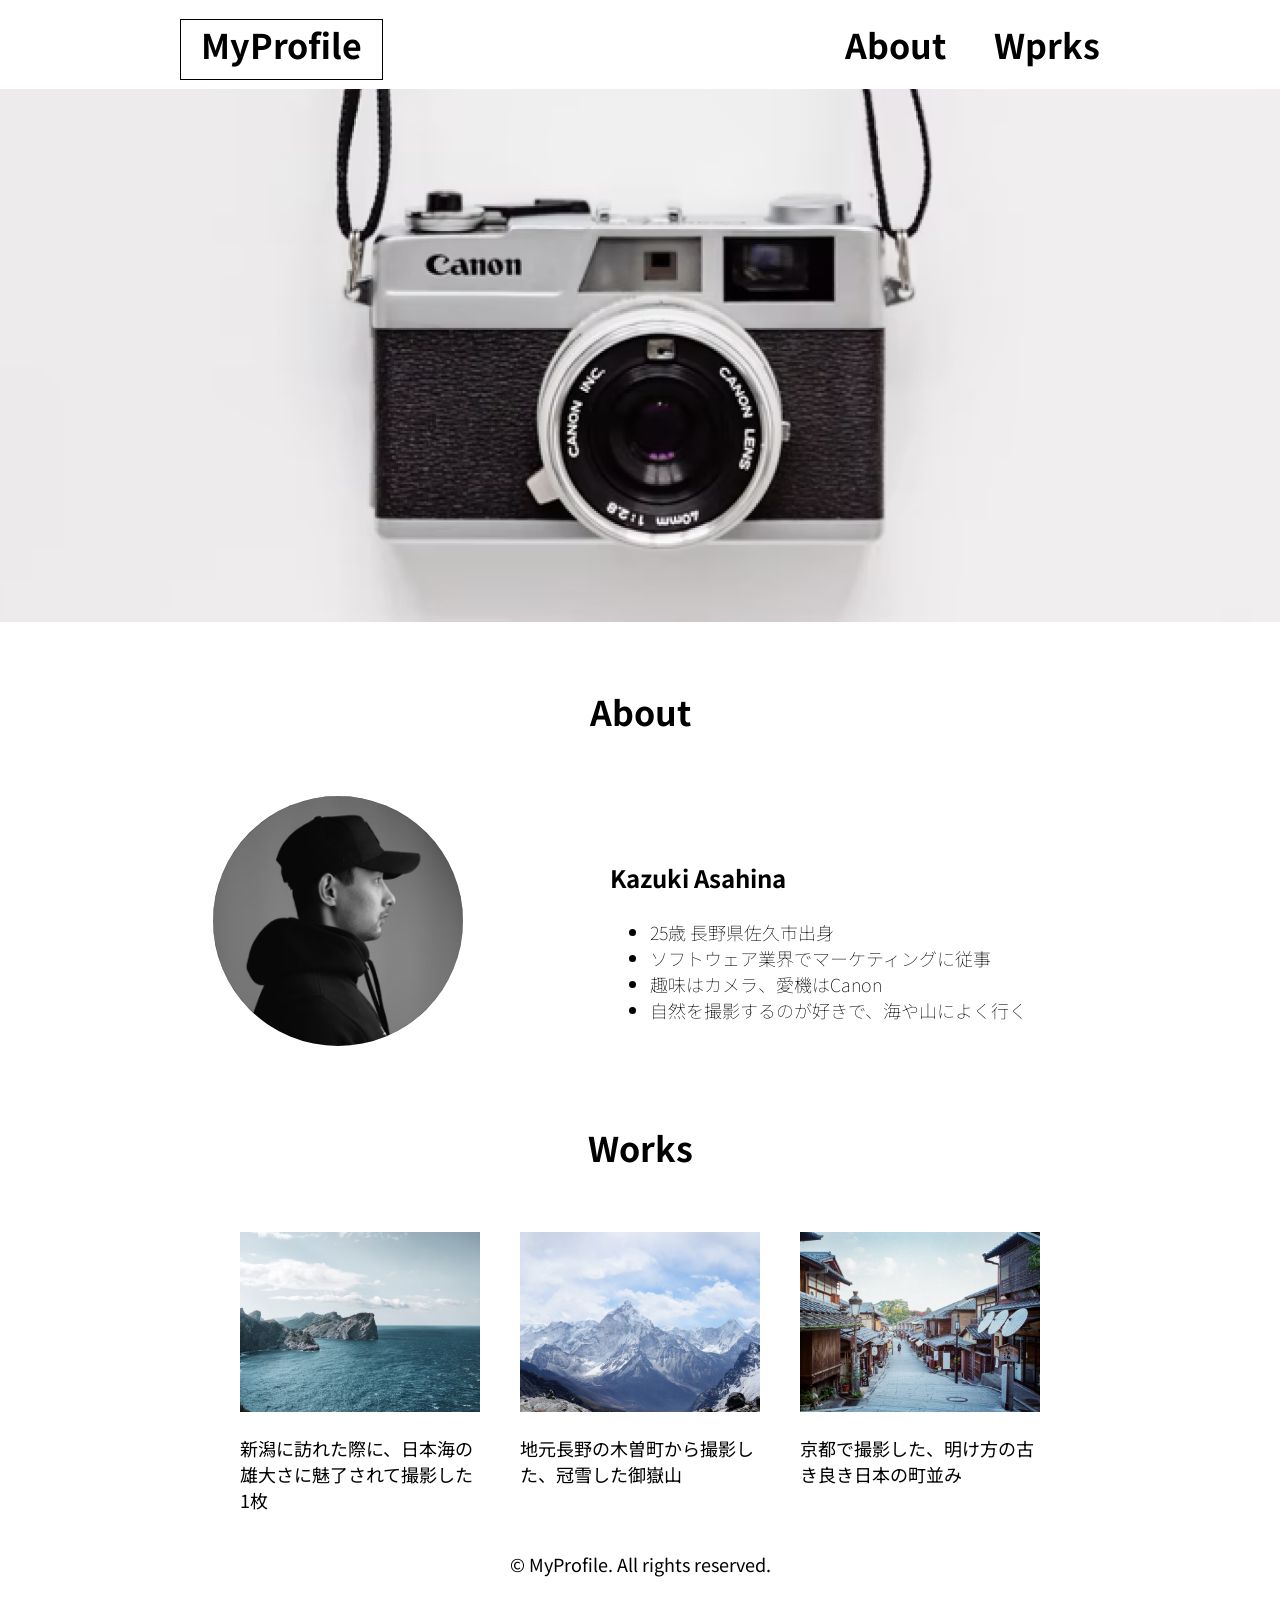
<file: figma/index.html>
<!DOCTYPE html>
<html lang="ja">
<head>
  <meta charset="UTF-8">
  <meta name="viewport" content="width=device-width, initial-scale=1.0">
  <meta name="description" content="Kazuki Asahinaの自己紹介を掲載しているサイトです">
  <title>MyProfile</title>
  <link rel="stylesheet" href="css/style.css">

  <link rel="stylesheet" href="https://fonts.googleapis.com/css2?family=Noto+Sans+JP&display=swap">
</head>
<body>
  <header>
    <nav>
      <div>
        <a href="index.html" class="home">MyProfile</a>
      </div>
      <div class="menu">
        <a href="#about">About</a>
        <a href="#works">Wprks</a>
      </div>
    </nav>
  </header>

  <main>
    <article>
      <div>
        <img class="main-img" src="img/main.png" alt="カメラの画像です">
      </div>

      <h2>About</h2>
      <section class="about">
        <img class="about-img" src="img/about.png" alt="横顔の写真です">
        <div class="item-about">
          <h3>Kazuki Asahina</h3>
          <ul>
            <li>25歳 長野県佐久市出身</li>
            <li>ソフトウェア業界でマーケティングに従事</li>
            <li>趣味はカメラ、愛機はCanon</li>
            <li>自然を撮影するのが好きで、海や山によく行く</li>
          </ul>
        </div>
      </section>

      <h2>Works</h2>
      <section class="works">
          <div class="item">
            <img class="works-imag" src="img/works1.png" alt="日本海の写真です">
            <p>新潟に訪れた際に、日本海の雄大さに魅了されて撮影した1枚</p>
          </div>
          <div class="item">
            <img class="works-imag" src="img/works2.png" alt="御嶽山の写真です">
            <p>地元長野の木曽町から撮影した、冠雪した御嶽山</p>
          </div>
          <div class="item">
            <img class="works-imag" src="img/works3.png" alt="京都の町並みの写真です">
            <p>京都で撮影した、明け方の古き良き日本の町並み</p>
          </div>
      </section>

  <footer>
    <p>&copy; MyProfile. All rights reserved.</p>
  </footer>
</body>
</html>
</file>
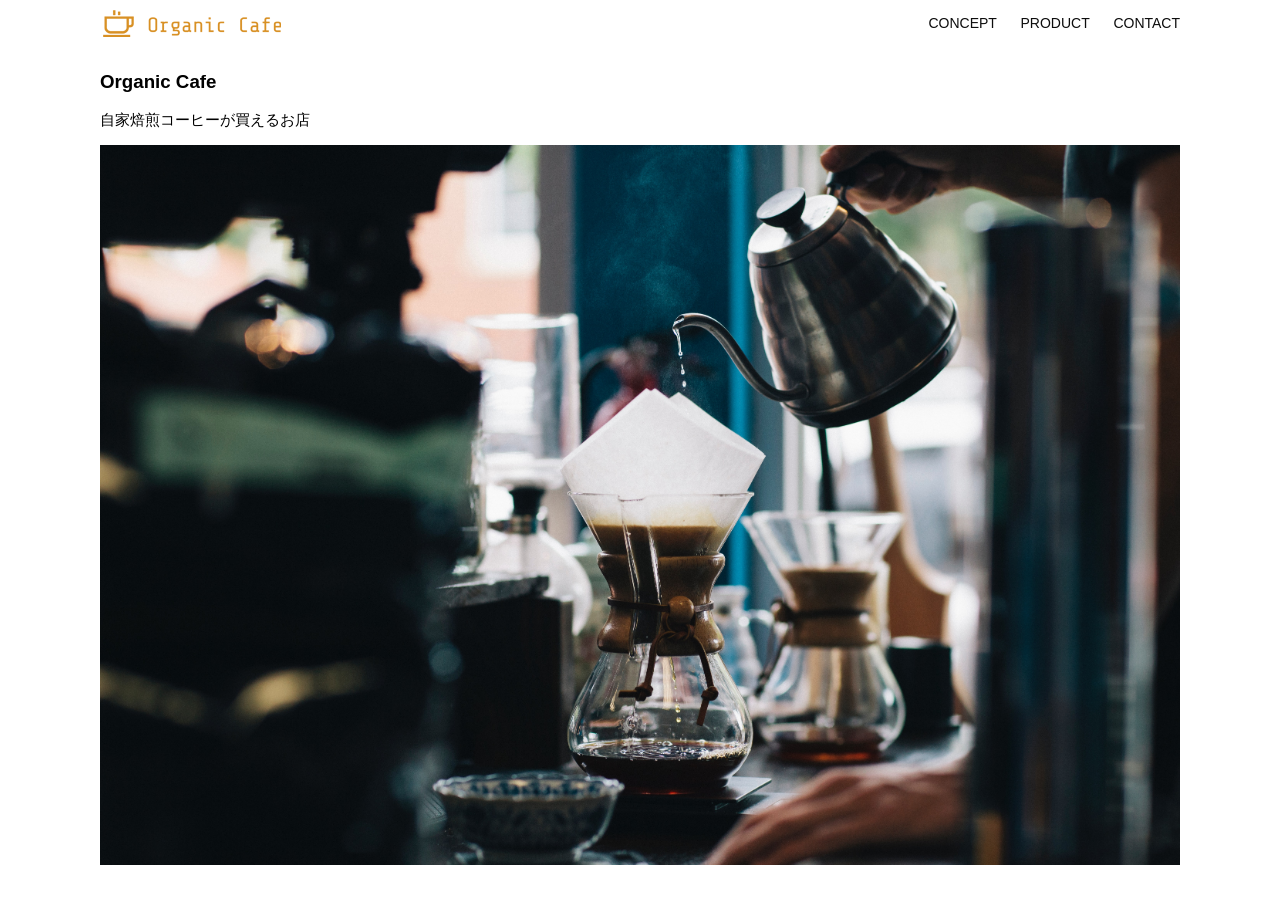
<file: html-css-kadai_013/index.html>
<!DOCTYPE html>
<html>
  <head>
    <title>Organic Cafe</title>
    <meta charset="UTF-8" />
    <meta
      name="description"
      content="自家焙煎のコーヒーがお家で楽しめるOrganic Cafe"
    />
    <meta name="viewport" content="width=device-width, initial-scale=1.0" />
    <link rel="stylesheet" href="style.css" />
  </head>
  <body>
    <!-- ヘッダー -->
    <header>
      <!-- ロゴ -->
      <a href="index.html" id="logo"
        ><img src="images/logo.png" alt="トップページに戻る"
      /></a>

      <!-- PC用ナビゲーション -->
      <nav id="nav-pc">
        <a href="index.html#concept">CONCEPT</a>
        <a href="index.html#product">PRODUCT</a>
        <a href="index.html#contact">CONTACT</a>
      </nav>

        <img id="menu-sp" src="images/button-menu.png" alt="ナビゲーションを開く" onclick="document.getElementById('nav-sp').style.display = 'block'">

      <nav id="nav-sp">
        <img id="close" src="images/button-close.png" alt="ナビゲーションを閉じる" onclick="document.getElementById('nav-sp').style.display = 'none'">
        <a id="logo-sp" href="index.html" onclick="document.getElementById('nav-sp').style.display = 'none'">
        <img src="images/logo-sp.png" alt="トップページに戻る"></a>
        <a class="menu" href="index.html#concept" onclick="document.getElementById('nav-sp').style.display = 'none'">CONCEPT</a>
        <a class="menu" href="index.html#product" onclick="document.getElementById('nav-sp').style.display = 'none'">PRODUCT</a>
        <a class="menu" href="index.html#contact" onclick="document.getElementById('nav-sp').style.display = 'none'">CONTACT</a>
      </nav>

    </header>
    <main>
      <article>
        <!-- メインビジュアル -->
        <section id="main-visual">
          <div id="main-message">
            <h1>Organic Cafe</h1>
            <p>自家焙煎コーヒーが買えるお店</p>
          </div>
          <img
            src="images/main-image.jpg"
            alt="コーヒーをハンドドリップで淹れる画像"
          />
        </section>
      </article>
    </main>
  </body>
</html>
</file>
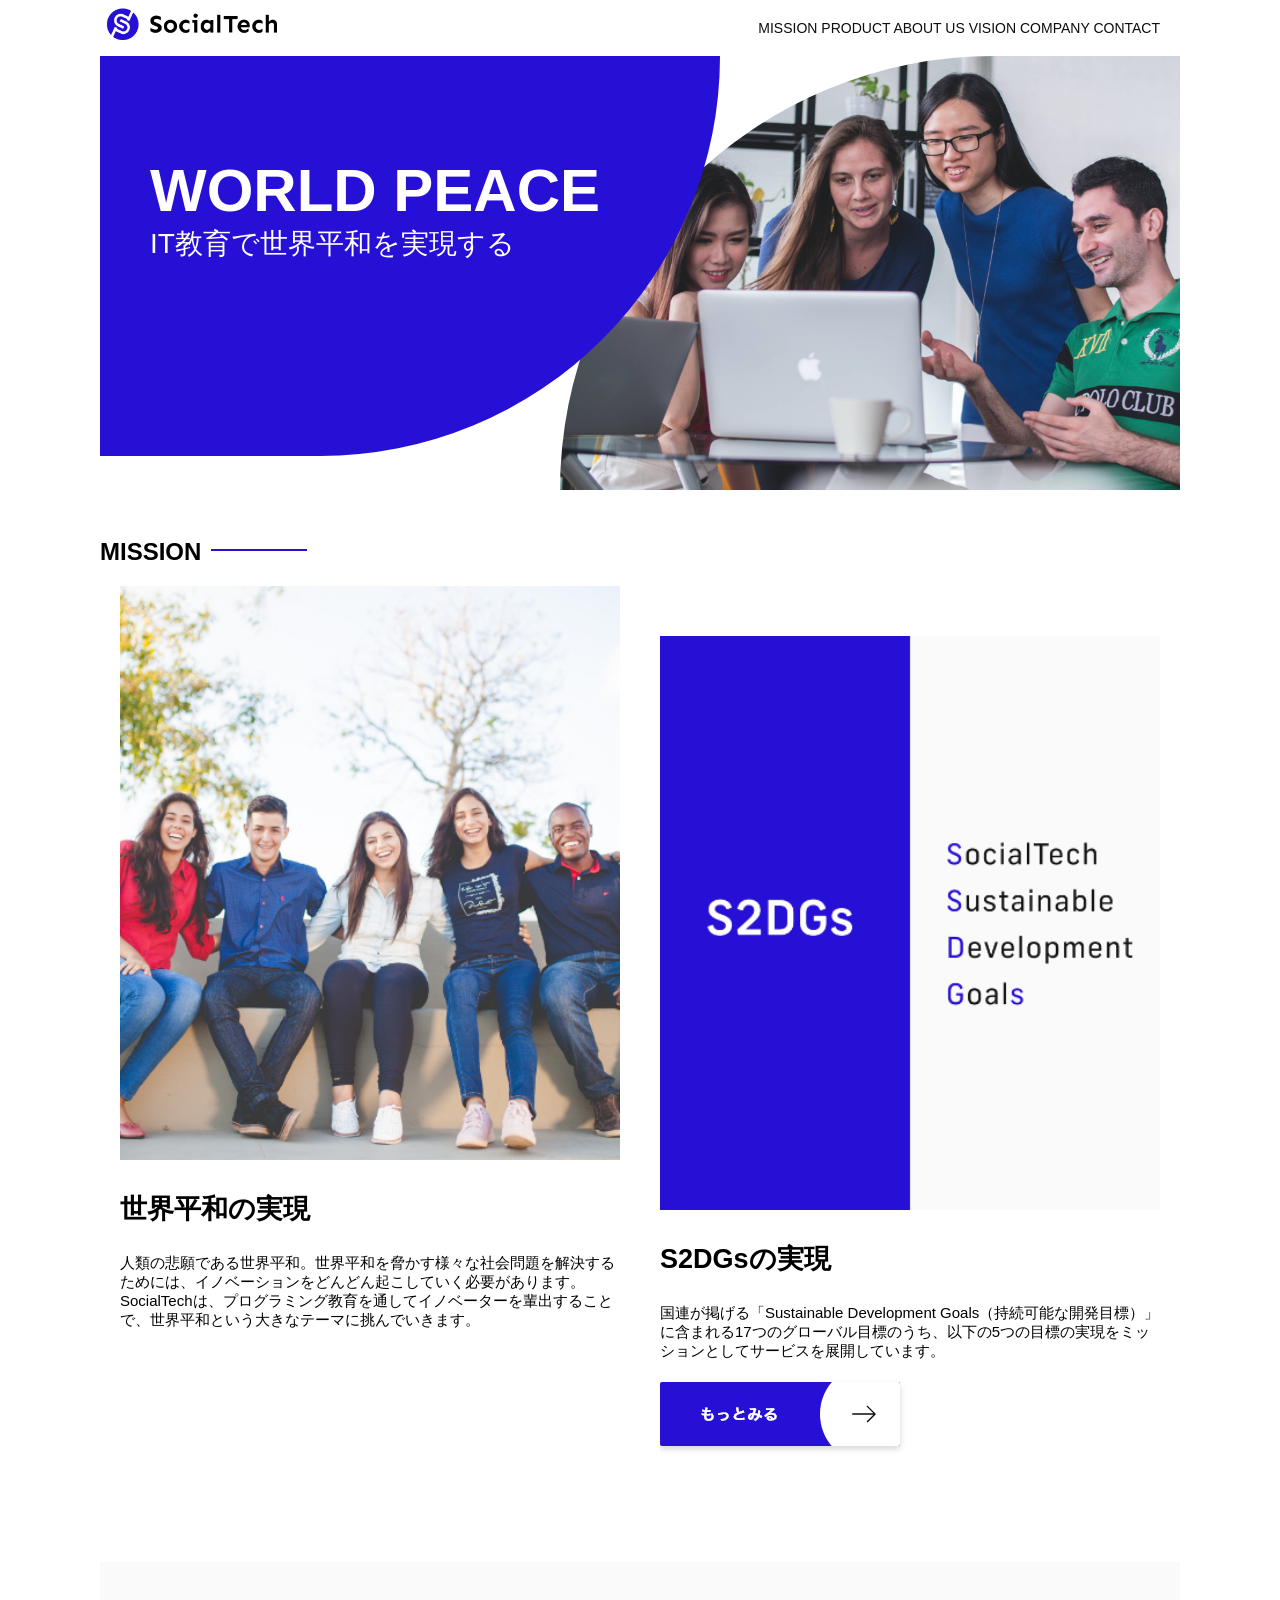
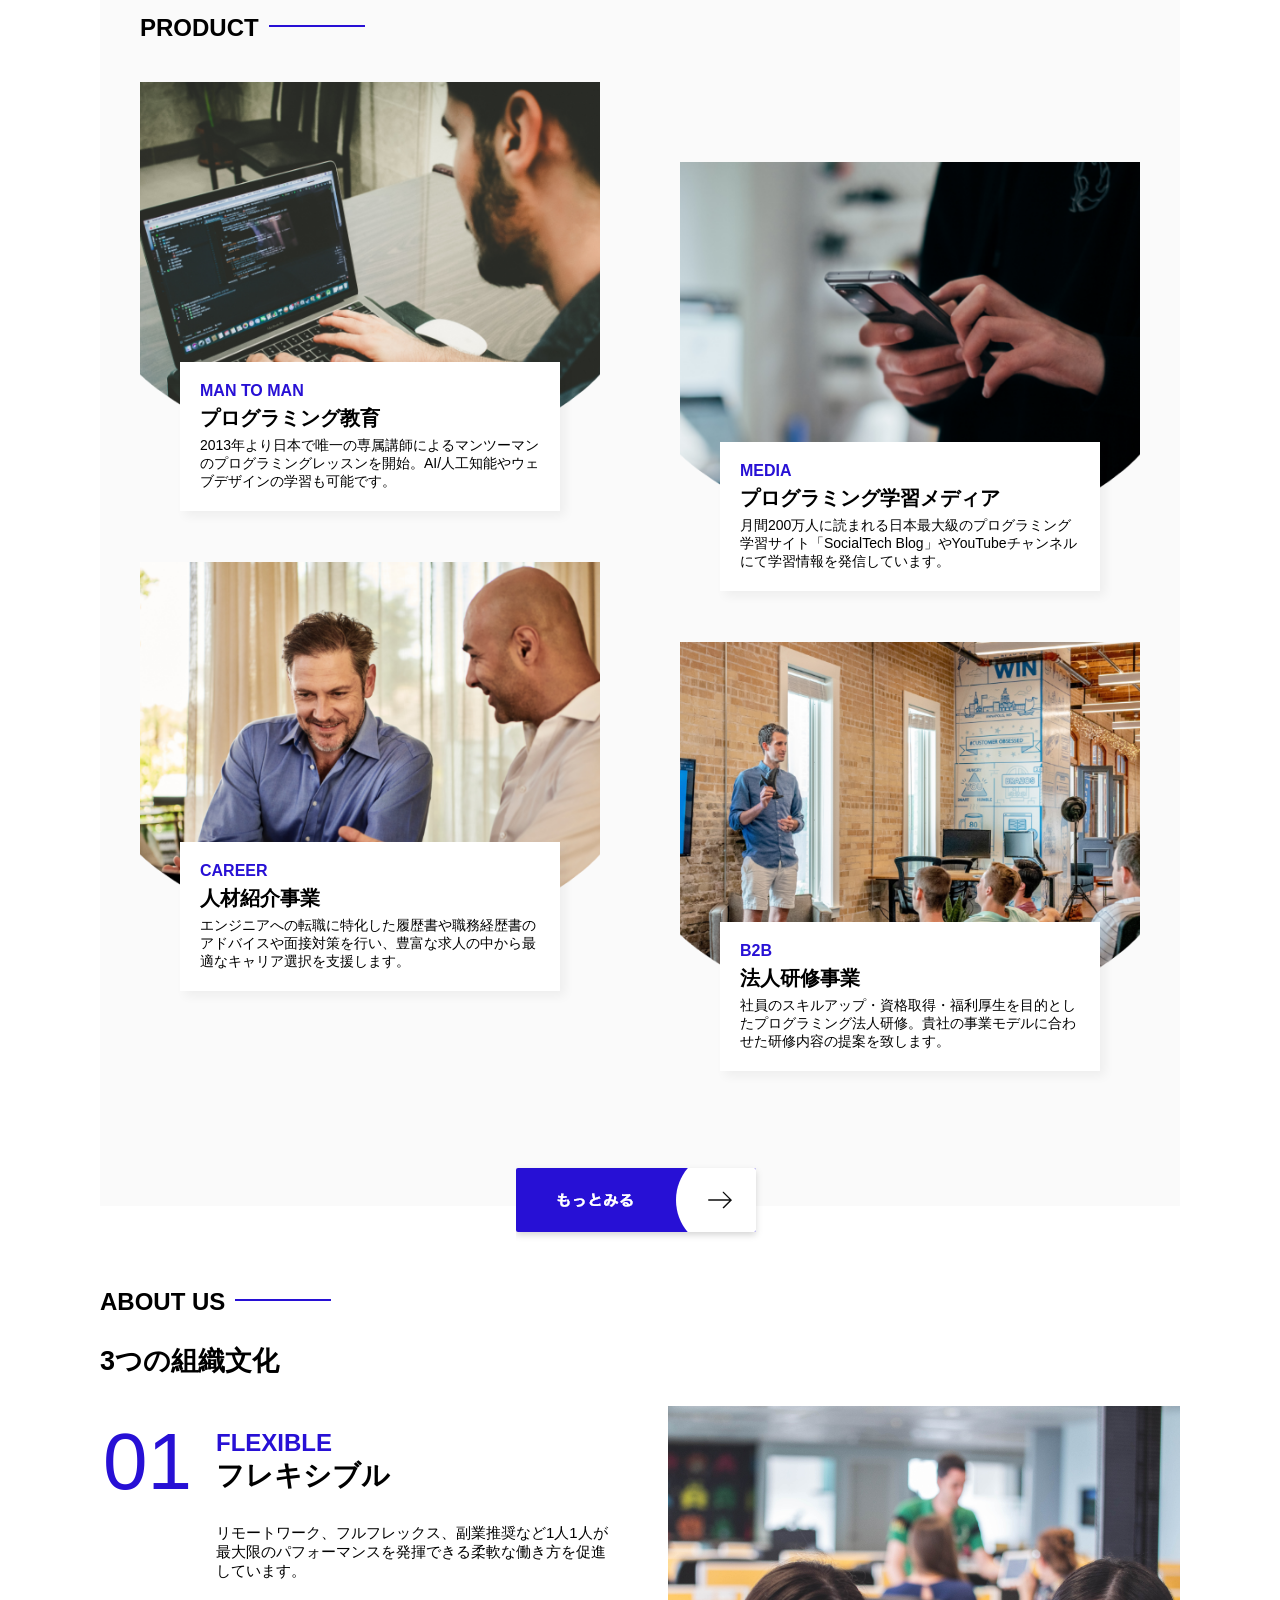
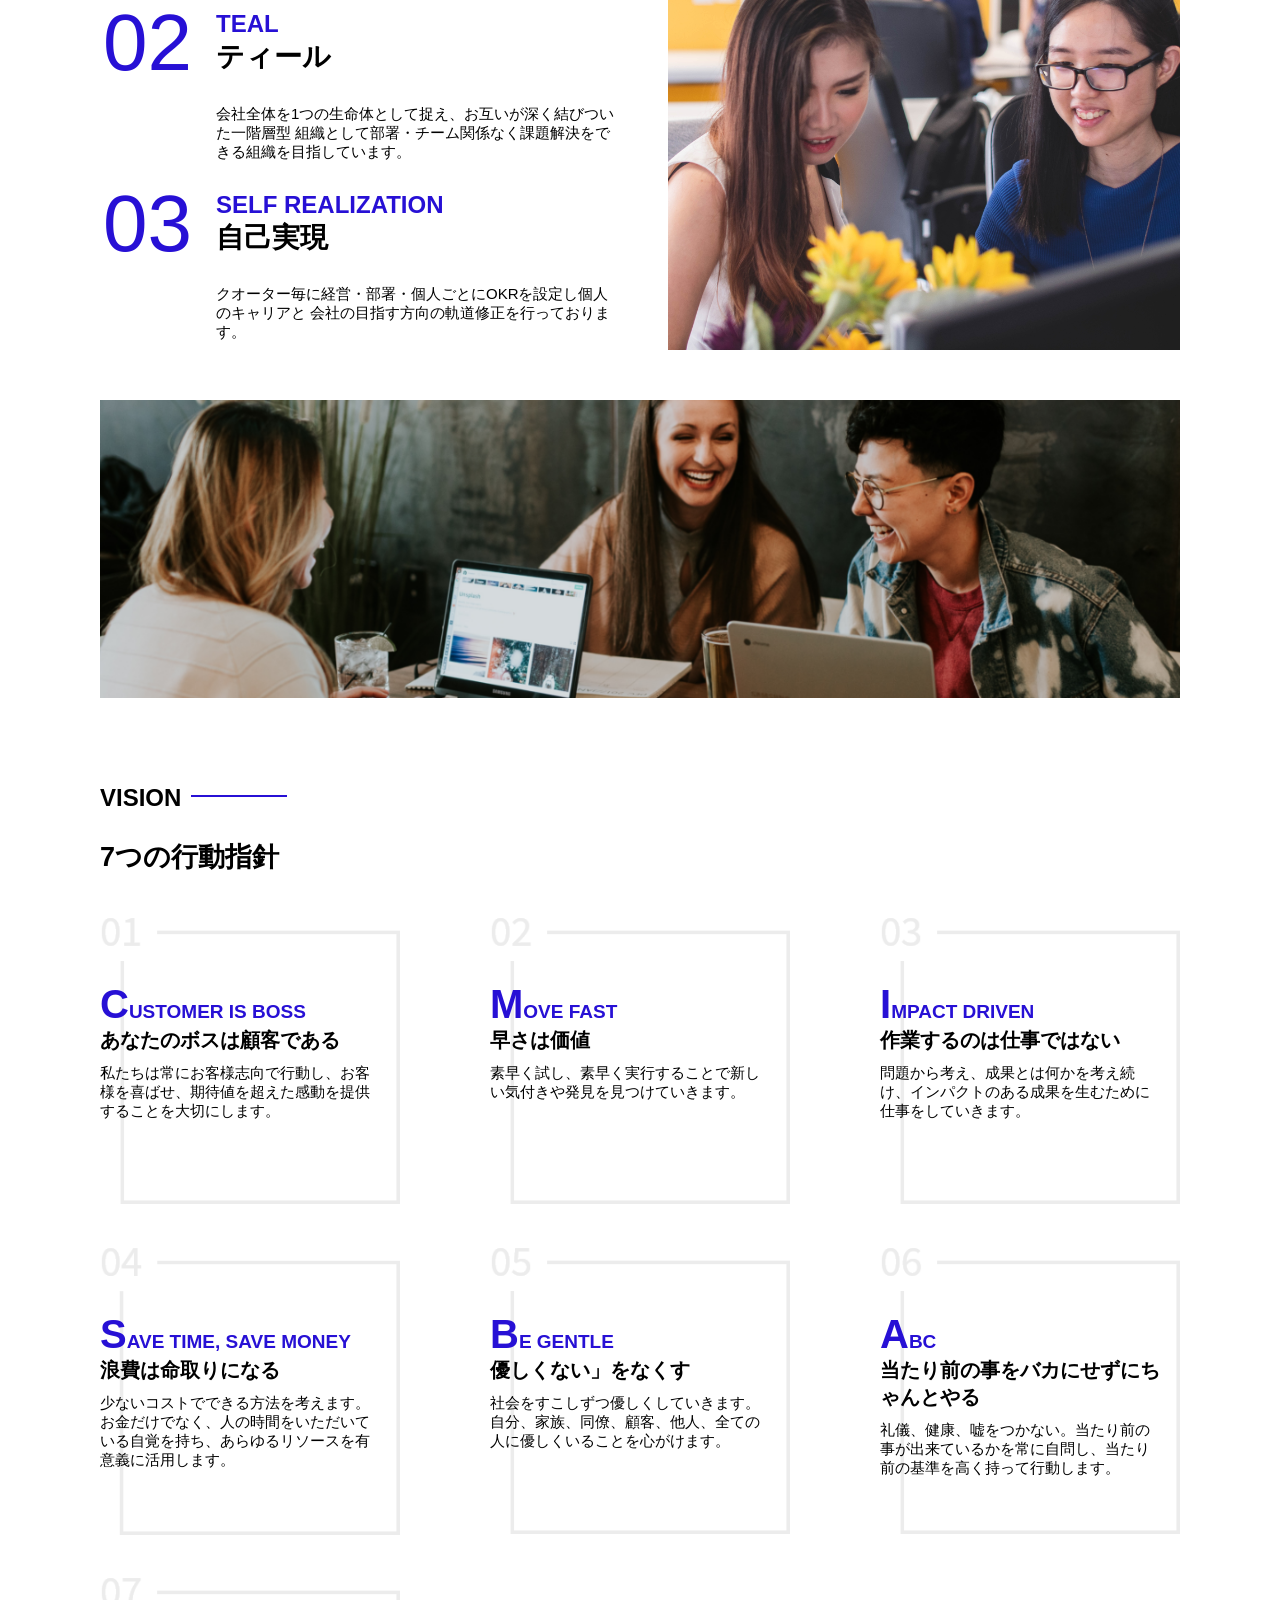
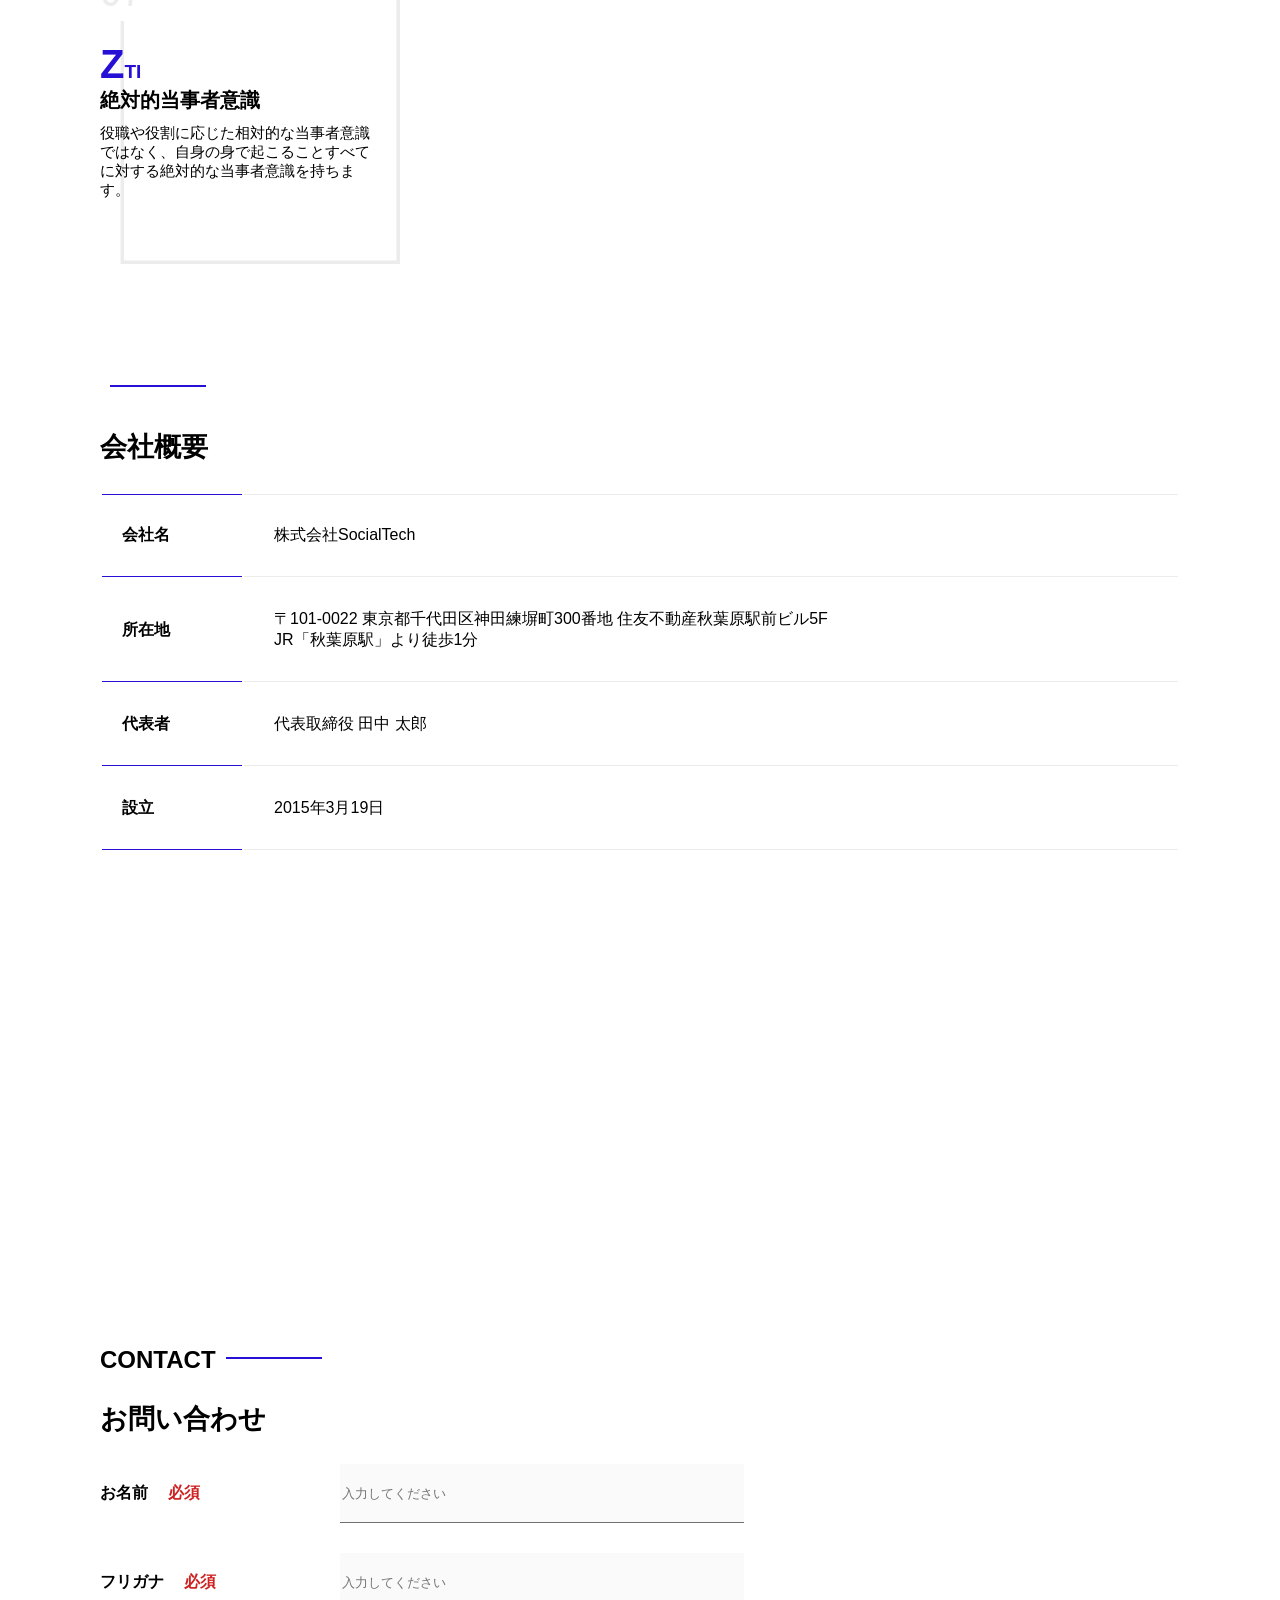
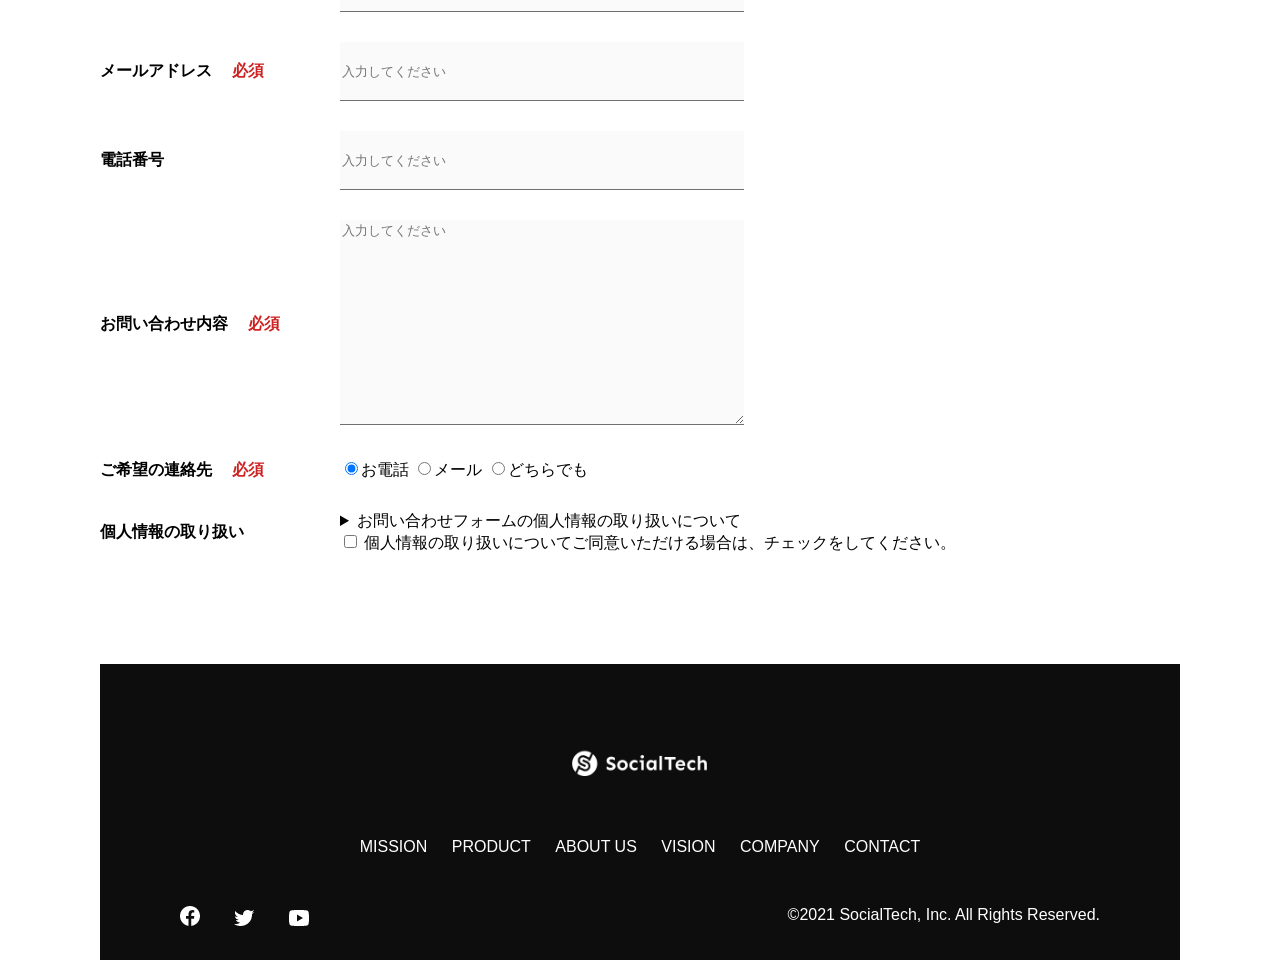
<file: kadai_tutorial_output/socialtech/index.html>
<!DOCTYPE html>
<head>
  <title>SocialTech</title>
  <meta charset="UTF-8">
  <meta name="description" content="SocialTechはEdTech業界のリーディングカンパニーを目指します。">
  <meta name="viewport" content="width=device-width, initial-scale=1.0">
  <link rel="stylesheet" href="style.css">
</head>
<body>

  <header>
   <a href="index.html" id="logo"><img src="images/logo.png" alt="トップページに戻る"></a>
    <nav id="nav-pc">
      <a href="mission.html">MISSION</a>
      <a href="product.html">PRODUCT</a>
      <a href="index.html#aboutus">ABOUT US</a>
      <a href="index.html#vision">VISION</a>
      <a href="index.html#company">COMPANY</a>
      <a href="index.html#contact">CONTACT</a>
    </nav>

    <img id="menu-sp" src="images/button-menu.png" alt="ナビゲーションを開く"onclick="document.getElementById('nav-sp').style.display = 'block'">
  
    
   <nav id="nav-sp">
       <img id="close" src="images/button-close.png" alt="ナビゲーションを閉じる" onclick="document.getElementById('nav-sp').style.display = 'none'">
       <a id="logo-sp" href="index.html" onclick="document.getElementById('nav-sp').style.display = 'none'"><img
           src="images/logo-sp.png" alt="トップページに戻る"></a>
       <a class="menu" href="mission.html" onclick="document.getElementById('nav-sp').style.display = 'none'">MISSION</a>
       <a class="menu" href="product.html" onclick="document.getElementById('nav-sp').style.display = 'none'">PRODUCT</a>
       <a class="menu" href="index.html#aboutus" onclick="document.getElementById('nav-sp').style.display = 'none'">ABOUT
         US</a>
       <a class="menu" href="index.html#vision"
         onclick="document.getElementById('nav-sp').style.display = 'none'">VISION</a>
       <a class="menu" href="index.html#company"
         onclick="document.getElementById('nav-sp').style.display = 'none'">COMPANY</a>
       <a class="menu" href="index.html#contact"
         onclick="document.getElementById('nav-sp').style.display = 'none'">CONTACT</a>
       <div id="sns">
         <a href="https://www.facebook.com/sejuku2013"><img src="images/button-facebook.png" alt="Facebookのリンク"></a>
         <a href="https://twitter.com/samuraijuku"><img src="images/button-twitter.png" alt="Twitterのリンク"></a>
         <a href="https://www.youtube.com/channel/UCCFOQO5aDK0xXam4cUQXT8g"><img src="images/button-youtube.png" alt="YouTubeのリンク"></a>
       </div>
     </nav>
  </header>
  <main>
    <article>
      <section id="main-visual">
        <div id="main-message">
          <h1>WORLD PEACE</h1>
          <p>IT教育で世界平和を実現する</p>
        </div>
        <img src="images/index/index-main.png" alt="PCの周りに集まる多国籍の仲間たち">
      </section>

      <section id="mission">
        <h2 class="index-h2">MISSION</h2>
        <div id="mission-flex">
          <div>
            <img id="mission-photo" src="images/index/index-mission.png" alt="屋外のベンチで写真を撮影する多国籍の仲間たち">
            <h3>世界平和の実現</h3>
            <p>
              人類の悲願である世界平和。世界平和を脅かす様々な社会問題を解決するためには、イノベーションをどんどん起こしていく必要があります。SocialTechは、プログラミング教育を通してイノベーターを輩出することで、世界平和という大きなテーマに挑んでいきます。
            </p>
          </div>
          <div>
            <img id="s2dgs" src="images/index/s2dgs.png" alt="S2DGs">
            <h3>S2DGsの実現</h3>
            <p>
              国連が掲げる「Sustainable Development Goals（持続可能な開発目標）」に含まれる17つのグローバル目標のうち、以下の5つの目標の実現をミッションとしてサービスを展開しています。
            </p>
            <a href="mission.html">
              <img src="images/button-more.png" alt="もっとみる">
            </a>
          </div>
        </div>
      </section>

      <section id="product">
        <h2  class="index-h2">PRODUCT</h2>
        <div>
            <div id="product-left">
              <div>
                <img class="product-photo" src="images/index/index-mantoman.png" alt="PCでコードを書く男性">
                <div class="product-explain">
                  <span>MAN TO MAN</span>
                  <h3>プログラミング教育</h3>
                  <p>
                    2013年より日本で唯一の専属講師によるマンツーマンのプログラミングレッスンを開始。AI/人工知能やウェブデザインの学習も可能です。
                  </p>
                </div>
              </div>
              <div>
                <img class="product-photo" src="images/index/index-career.png" alt="笑顔で話し合う2人の男性">
                <div class="product-explain">
                  <span>CAREER</span>
                  <h3>人材紹介事業</h3>
                  <p>
                    エンジニアへの転職に特化した履歴書や職務経歴書のアドバイスや面接対策を行い、豊富な求人の中から最適なキャリア選択を支援します。
                  </p>
                </div>
              </div>
            </div>
            <div id="product-right">
              <div>
                <img class="product-photo" src="images/index/index-media.png" alt="スマートフォンを操作する人">
                <div class="product-explain">
                  <span>MEDIA</span>
                  <h3>プログラミング学習メディア</h3>
                  <p>
                    月間200万人に読まれる日本最大級のプログラミング学習サイト「SocialTech Blog」やYouTubeチャンネルにて学習情報を発信しています。
                  </p>
                </div>
              </div>
              <div>
                <img class="product-photo" src="images/index/index-b2b.png" alt="講演中の男性とそれを聴く人々">
                <div class="product-explain">
                  <span>B2B</span>
                  <h3>法人研修事業</h3>                
                  <p>
                    社員のスキルアップ・資格取得・福利厚生を目的としたプログラミング法人研修。貴社の事業モデルに合わせた研修内容の提案を致します。
                  </p>
                </div>
              </div>
            </div>
          </div>
        </div>
        <div>
          <a id="product-more" href="product.html">
            <img src="images/button-more.png" alt="もっとみる">
          </a>
        </div>
      </section>

      <section id="aboutus">
        <h2 class="index-h2">ABOUT US</h2>
        <h3>3つの組織文化</h3>
        <div>
          <table class="culture-table">
            <tr>
              <td>
                <span class="culture-num">01</span>
              </td>
              <td>
                <span class="culture-en">FLEXIBLE</span>
                <span class="culture-jp">フレキシブル</span>
              </td>
            </tr>
            <tr>
              <td>

              </td>
              <td>
                <p class="culture-description">
                  リモートワーク、フルフレックス、副業推奨など1人1人が最大限のパフォーマンスを発揮できる柔軟な働き方を促進しています。
                </p>
              </td>
            </tr>
            <tr>
              <td>
                <span class="culture-num">02</span>
              </td>
              <td>
                <span class="culture-en">TEAL</span>
                <span class="culture-jp">ティール</span>
              </td>
            </tr>
            <tr>
              <td>

              </td>
              <td>
                <p class="culture-description">
                  会社全体を1つの生命体として捉え、お互いが深く結びついた一階層型
                  組織として部署・チーム関係なく課題解決をできる組織を目指しています。
                </p>
              </td>
            </tr>
            <tr>
              <td>
                <span class="culture-num">03</span>
              </td>
              <td>
                <span class="culture-en">SELF REALIZATION</span>
                <span class="culture-jp">自己実現</span>
              </td>
            </tr>
            <tr>
              <td>

              </td>
              <td>
                <p class="culture-description">
                  クオーター毎に経営・部署・個人ごとにOKRを設定し個人のキャリアと
                  会社の目指す方向の軌道修正を行っております。
                </p>
              </td>
            </tr>
          </table>
          <img class="culture-img" src="images/index/index-aboutus1.png" alt="笑顔で話し合う2人の女性">
        </div>
        <img class="culture-img2" src="images/index/index-aboutus2.png" alt="笑顔で話し合う3人の男女">
      </section>

      <section id="vision">
        <h2 class="index-h2">VISION</h2>
        <h3>7つの行動指針</h3>
        <div>
          <div class="vision-box">
            <img src="images/index/vision-01.png" alt="01">
            <span>
              <h4>CUSTOMER IS BOSS</h4>
              <h5>あなたのボスは顧客である</h5>
              <p>
                私たちは常にお客様志向で行動し、お客様を喜ばせ、期待値を超えた感動を提供することを大切にします。
              </p>
            </span>
          </div>
          <div class="vision-box">
            <img src="images/index/vision-02.png" alt="02">
            <span>
             <h4>MOVE FAST</h4>
             <h5>早さは価値</h5>
             <p>
              素早く試し、素早く実行することで新しい気付きや発見を見つけていきます。           
             </p>
           </span>
          </div>
          <div class="vision-box">
            <img src="images/index/vision-03.png" alt="03">
            <span>
              <h4>IMPACT DRIVEN</h4>
              <h5>作業するのは仕事ではない</h5>
              <p>
               問題から考え、成果とは何かを考え続け、インパクトのある成果を生むために仕事をしていきます。
              </p>
            </span>
          </div>
          <div class="vision-box">
            <img src="images/index/vision-04.png" alt="04">
            <span>
              <h4>SAVE TIME, SAVE MONEY</h4>
              <h5>浪費は命取りになる</h5>
              <p>
                少ないコストでできる方法を考えます。お金だけでなく、人の時間をいただいている自覚を持ち、あらゆるリソースを有意義に活用します。
              </p>
            </span>
          </div>
          <div class="vision-box">
            <img src="images/index/vision-05.png" alt="05">
            <span>
              <h4>BE GENTLE</h4>
              <h5>優しくない」をなくす</h5>
              <p>
                社会をすこしずつ優しくしていきます。自分、家族、同僚、顧客、他人、全ての人に優しくいることを心がけます。
              </p>
            </span>
          </div>
          <div class="vision-box">
            <img src="images/index/vision-06.png" alt="06">
            <span>
              <h4>ABC</h4>
              <h5>当たり前の事をバカにせずにちゃんとやる</h5>
              <p>
                礼儀、健康、嘘をつかない。当たり前の事が出来ているかを常に自問し、当たり前の基準を高く持って行動します。
              </p>
            </span>
          </div>
          <div class="vision-box">
            <img src="images/index/vision-07.png" alt="07">
            <span>
              <h4>ZTI</h4>
              <h5>絶対的当事者意識</h5>
              <p>
                役職や役割に応じた相対的な当事者意識ではなく、自身の身で起こることすべてに対する絶対的な当事者意識を持ちます。
              </p>
            </span>
          </div>
        </div>
      </section>

      <section id="company">
        <h2 class="index-h2"></h2>
        <h3>会社概要</h3>
        <table id="company-table">
          <tr>
           <th class="tableheader-first">会社名</th>
            <td class="cell-first">株式会社SocialTech</td>
         </tr>
         <tr>
           <th class="tableheader">所在地</th>
            <td class="cell">〒101-0022 東京都千代田区神田練塀町300番地 住友不動産秋葉原駅前ビル5F<br>JR「秋葉原駅」より徒歩1分</td>
         </tr>
         <tr>
            <th class="tableheader">代表者</th>
           <td class="cell">代表取締役 田中 太郎</td>
         </tr>
         <tr>
           <th class="tableheader">設立</th>
            <td class="cell">2015年3月19日</td>
          </tr>
       </table>
       <iframe 
          src="https://www.google.com/maps/embed?pb=!1m18!1m12!1m3!1d3240.068855133681!2d139.77207767578852!3d35.69992317258122!2m3!1f0!2f0!3f0!3m2!1i1024!2i768!4f13.1!3m3!1m2!1s0x60188fee13660e23%3A0x77137876edf742ac!2z5L2P5Y-L5LiN5YuV55Sj56eL6JGJ5Y6f6aeF5YmN44OT44Or!5e0!3m2!1sja!2sjp!4v1714559729933!5m2!1sja!2sjp"
          style="border:0;" allowfullscreen="" loading="lazy">
        </iframe>
     </section>

     <section id="contact">
       <h2 class="index-h2">CONTACT</h2>
       <h3>お問い合わせ</h3>
       <form>
        <div>
          <div class="contact-heading">
            <label class="contact-label">お名前<span class="contact-span">必須</span></label>
          </div>
          <div>
            <input type="text" name="name" placeholder="入力してください" class="contact-textbox">
          </div>
        </div>
        <div>
          <div class="contact-heading">
            <label class="contact-label">フリガナ<span class="contact-span">必須</span></label>
          </div>
          <div>
            <input type="text" name="hurigana" placeholder="入力してください" class="contact-textbox">
          </div>
        </div>
        <div>
          <div class="contact-heading">
            <label class="contact-label">メールアドレス<span class="contact-span">必須</span></label>
          </div>
          <div>
            <input type="text" name="email" placeholder="入力してください" class="contact-textbox">
          </div>
        </div>
        <div>
          <div class="contact-heading">
            <label class="contact-label">電話番号</label>
          </div>
          <div>
            <input type="text" name="tel" placeholder="入力してください" class="contact-textbox">
          </div>
        </div>
        <div>
          <div class="contact-heading">
            <label class="contact-label">お問い合わせ内容<span class="contact-span">必須</span></label>
          </div>
          <div>
            <textarea class="contact-textarea " placeholder="入力してください" name="message"></textarea>
          </div>
        </div>
        <div>
          <div class="contact-heading">
            <label class="contact-label">ご希望の連絡先<span class="contact-span">必須</span></label>
          </div>
          <div>
            <input class="radiobutton" type="radio" value="tel" name="contact" checked><label>お電話</label>
            <input class="radiobutton" type="radio" value="mail" name="contact"><label>メール</label>
            <input class="radiobutton" type="radio" value="both" name="contact"><label>どちらでも</label>
          </div>
        </div>
         <div>
           <div class="contact-heading">
             <label class="contact-label">個人情報の取り扱い</label>
           </div>
           <div>
             <details>
               <summary>お問い合わせフォームの個人情報の取り扱いについて</summary>
               <div>
                 <span>１．組織の名称又は氏名</span><br>
                 株式会社SocialTech<br><br>
                 <span>２．個人情報保護管理者（若しくはその代理人）の氏名又は職名、所属及び連絡先
                   鈴木 一郎 コーポレート部</span><br>
                 メールアドレス:samurai@example.com<br>
                 TE:03-1234-5678<br>
                 <span>３．個人情報の利用目的</span><br>
                 ・本サービス及び本サービスに関連する情報の提供又はそれらに関する連絡のため<br>
                 ・ユーザーの本人確認のため<br>
                 ・当社サービスのご案内のため<br>
                 ・当社の商品等の広告または宣伝（電子メールによるものを含むものとします。）<br><br>
                 <span>４．個人情報の取り扱い業務の委託</span><br>
                 個人情報の取扱業務の全部または一部を外部に業務委託する場合があります。<br>
                 その際、弊社は、個人情報を適切に保護できる管理体制を敷き実行していることを条件として<br>
                 委託先を厳選したうえで、機密保持契約を委託先と締結し、お客様の個人情報を厳密に管理させます。<br><br>
                 <span>５．個人情報の開示等の請求</span><br>
                 お客様は、弊社に対してご自身の個人情報の開示等（利用目的の通知、開示、内容の訂正・追加・削除、利用の停止または消去、第三者への提供の停止）に関して、当社問合わせ窓口に申し出ることができます。<br>
                 その際、弊社はお客様ご本人を確認させていただいたうえで、合理的な期間内に対応いたします。<br><br>
                 なお、個人情報に関する弊社問合わせ先は、次の通りです。<br><br>
                 株式会社SocialTech 個人情報問合せ窓口<br>
                 〒101-0022 東京都千代田区神田練塀町300番地 住友不動産秋葉原駅前ビル5F<br>
                 メールアドレス:samurai@example.com TEL:03-1234-5678<br><br>
                 <span>６．個人情報を提供されることの任意性について</span><br><br>
                 お客様がご自身の個人情報を弊社に提供されるか否かは、お客様のご判断によりますが、もしご提供されない場合には、適切なサービスが提供できない場合がありますので予めご了承ください。
               </div>
             </details>
             <input type="checkbox" name="agree">
             <span>個人情報の取り扱いについてご同意いただける場合は、チェックをしてください。</span>
           </div>
         </div>
      </form>
    </section>
   </article>
   <footer>
      <div id="footer-logo">
        <img src="images/logo-sp.png" alt="SocialTech">
      </div>
     <div>
       <div id="footer-link">
        <a href="mission.html">MISSION</a>
        <a href="product.html">PRODUCT</a>
        <a href="index.html#aboutus">ABOUT US</a>
        <a href="index.html#vision">VISION</a>
        <a href="index.html#company">COMPANY</a>
        <a href="index.html#contact">CONTACT</a>
      </div>
      <div id="sns-footer">
       <a href="https://www.facebook.com/sejuku2013"><img src="images/button-facebook.png" alt="Facebookのリンク"></a>
       <a href="https://twitter.com/samuraijuku"><img src="images/button-twitter.png" alt="Twitterのリンク"></a>
       <a href="https://www.youtube.com/channel/UCCFOQO5aDK0xXam4cUQXT8g"><img src="images/button-youtube.png" alt="YouTubeのリンク"></a>
       <span id="copyright">&copy;2021 SocialTech, Inc. All Rights Reserved.</span>
      </div>
   </footer>
</main>
</body>
</html>
</file>
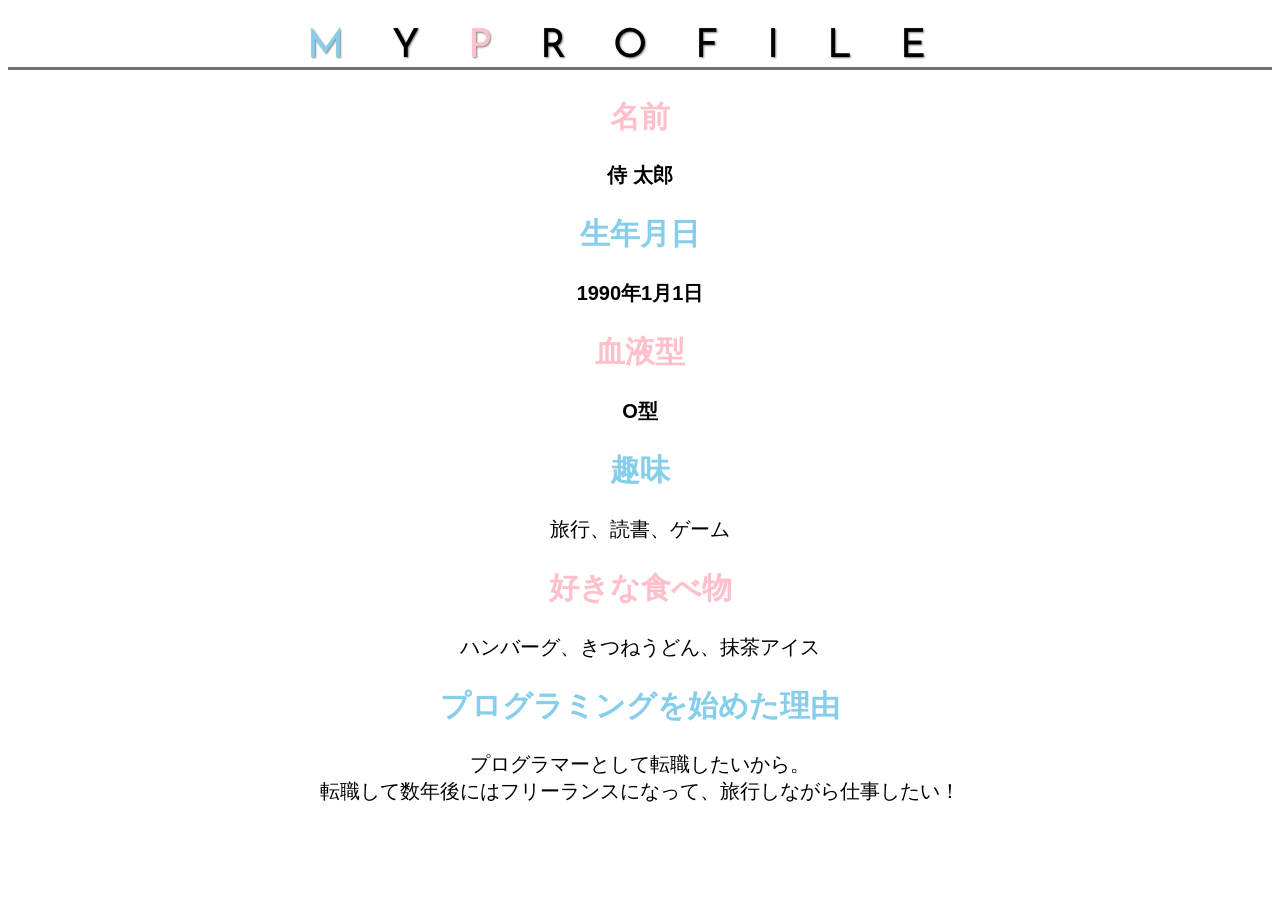
<file: kadai_014/kadai_014.html>
<!DOCTYPE html>
<html>
<head>
  <title>14章課題</title>
  <meta name="description" content="このページは14章の課題です。">
  <meta charset="UTF-8">
  <link rel="stylesheet" href="kadai_014.css">
  <link rel="preconnect" href="https://fonts.googleapis.com">
  <link rel="preconnect" href="https://fonts.gstatic.com" crossorigin>
  <link href="https://fonts.googleapis.com/css2?family=Josefin+Sans:ital@0;1&family=Noto+Sans+JP&display=swap" rel="stylesheet">
</head>

<body>
  <h1 class="google-fonts"> <span class="text-skyblue">M</span>Y<span class="text-reg">P</span>ROFILE</h1>
  <div id="parent">
    <h2 class="text-pink">名前</h2>
    <div id="child">
      <p>侍 太郎</p>
      <h2 class="text-skyblue">生年月日</h2>
      <p>1990年1月1日</p>
      <h2 class="text-pink">血液型</h2>
      <p>O型</p>
    </div>
  </div>
  <h2 class="text-skyblue">趣味</h2>
  <p>旅行、読書、ゲーム</p>
  <h2 class="text-pink">好きな食べ物</h2>
  <p>ハンバーグ、きつねうどん、抹茶アイス</p>
  <h2 class="text-skyblue">プログラミングを始めた理由</h2>
  <p>プログラマーとして転職したいから。 
  <br>転職して数年後にはフリーランスになって、旅行しながら仕事したい！
  </p>
</body>
</html>
</file>
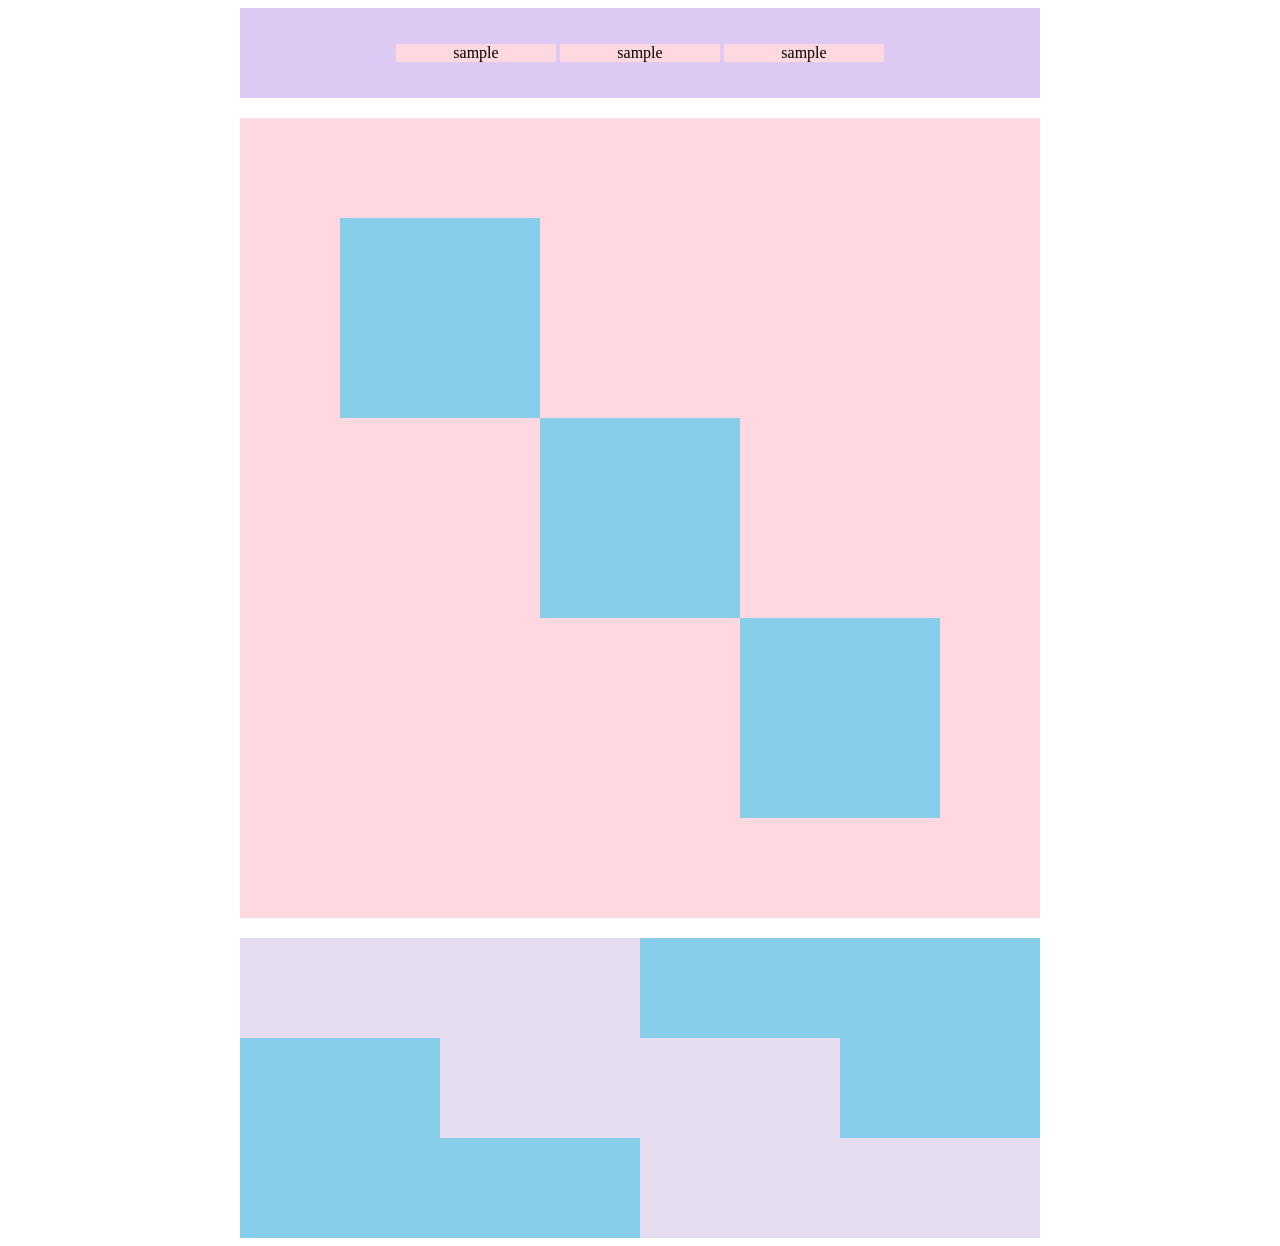
<file: kadai_018/kadai_018.html>
<!DOCTYPE html>
<html lang="en">
<head>
  <meta charset="UTF-8">
  <meta name="discrription" content="このページは18章の課題です。">
  <title>18章課題</title>
  <link rel="stylesheet" href="style.css">
</head>
<body>
  <div id="top">
    <p class="top-child">sample</p>
    <p class="top-child">sample</p>
    <p class="top-child">sample</p>
  </div>
  <div id="middle">
    <div id="middle-child1"></div>
    <div id="middle-child2"></div>
    <div id="middle-child3"></div>
  </div>
  <div id="bottom">
    <div id="bottom-child1"></div>
    <div id="bottom-child2"></div>
    <div id="bottom-child3"></div>
  </div>
</body>
</html>
</file>
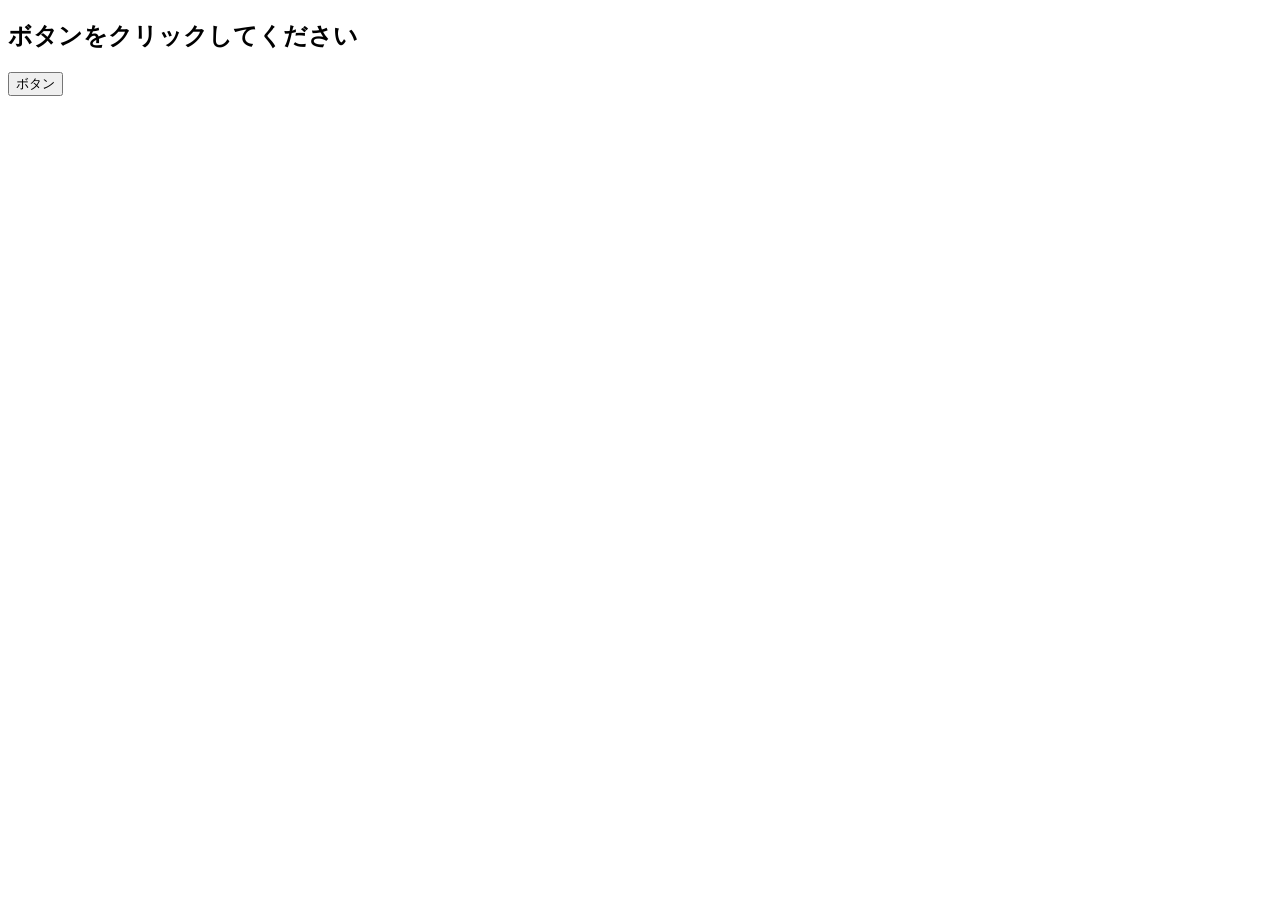
<file: kadai_020/event.html>
<!DOCTYPE html>
<html lang="ja">
<head>
  <meta charset="UTF-8">
  <title>JavaScriptの基礎を学ぼう_20章課題</title>
</head>
<body>
  <h2 id="text">ボタンをクリックしてください</h2>
  <button id="btn">ボタン</button>
  <script src="event.js"></script>
</body>
</html>
</file>
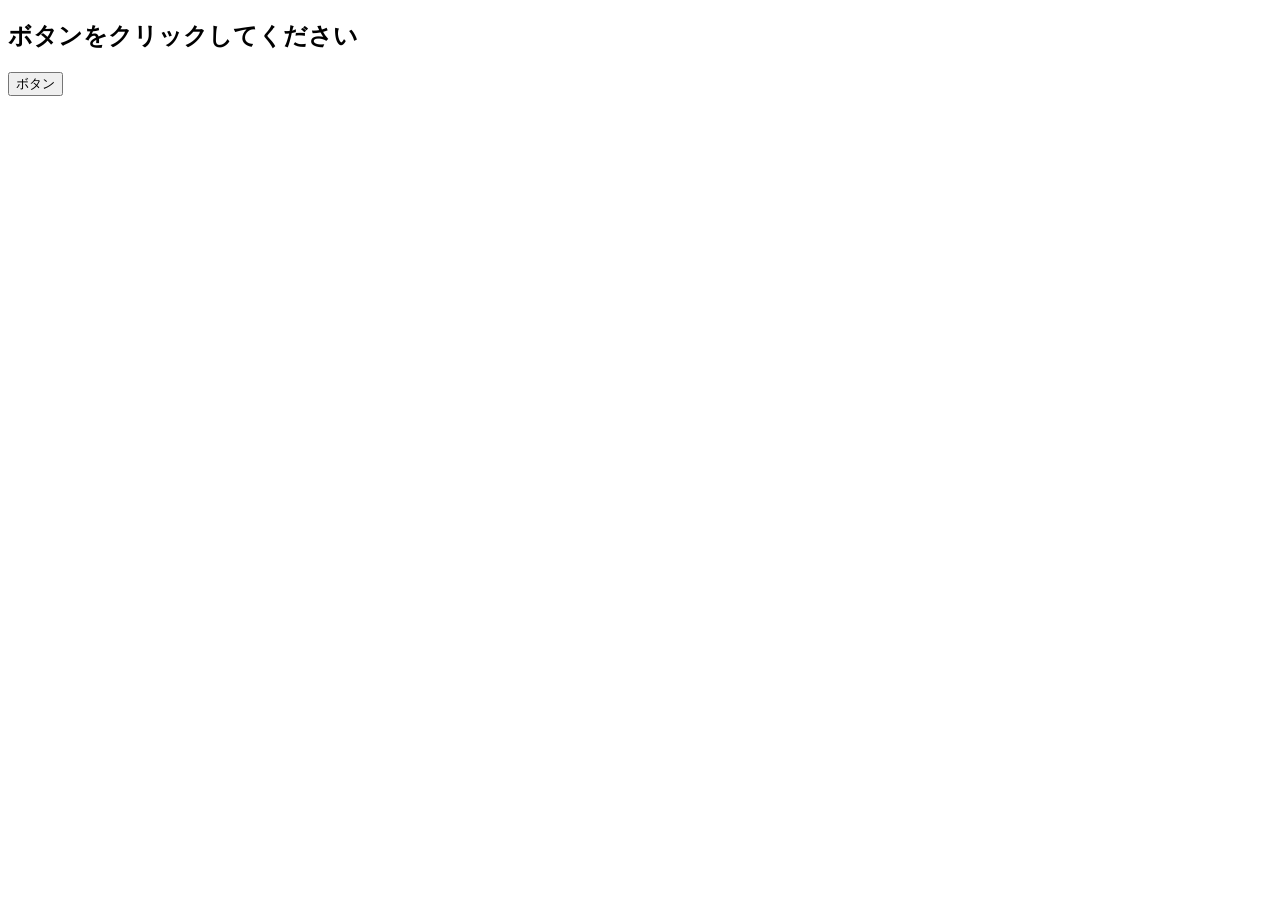
<file: kadai_021/event.html>
<!DOCTYPE html>
<html lang="ja">
<head>
  <meta charset="UTF-8">
  <title>JavaScriptの基礎を学ぼう_21章課題</title>
</head>
<body>
  <h2 id="text">ボタンをクリックしてください</h2>
  <button id="btn">ボタン</button>
  <script src="event.js"></script>
</body>
</html>
</file>
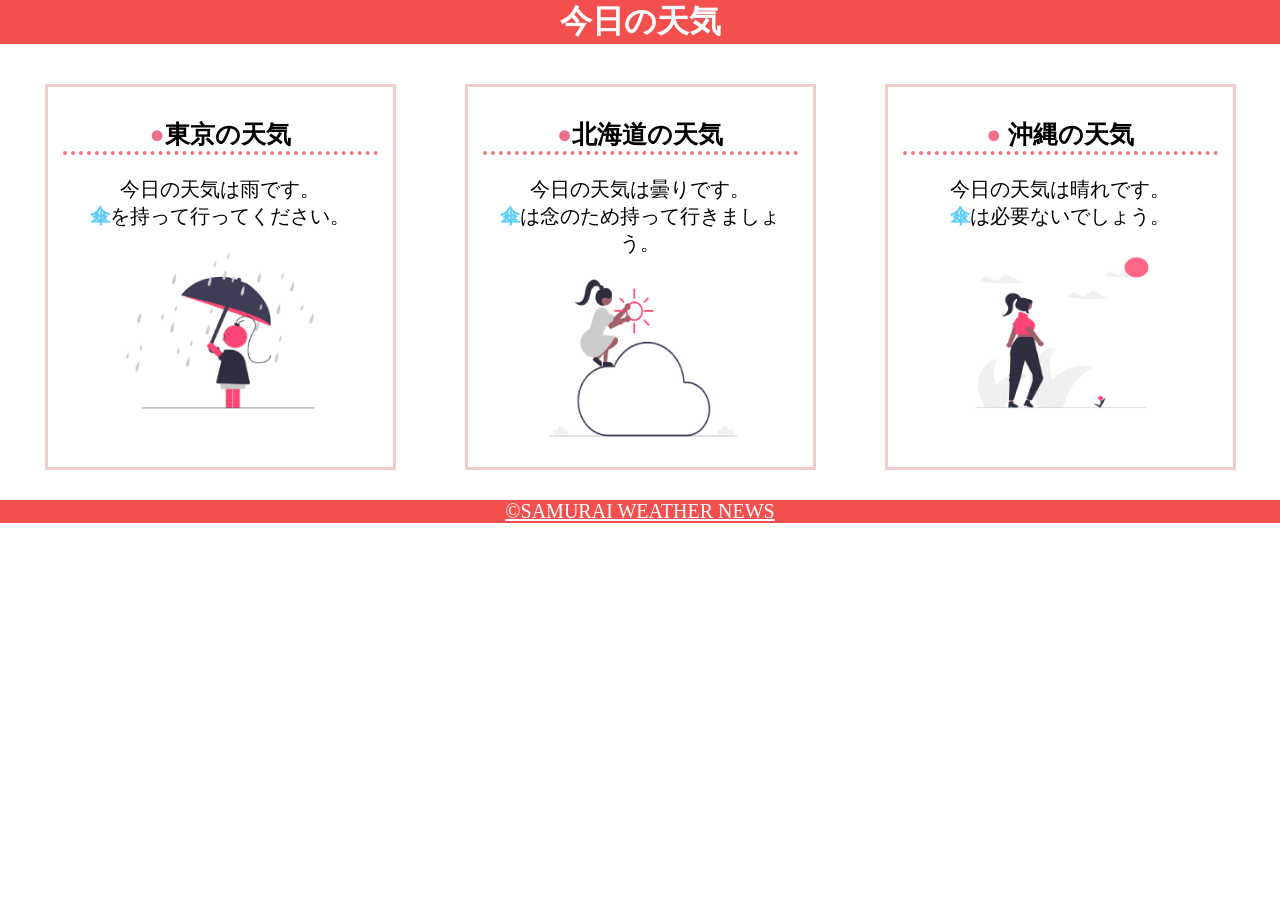
<file: kadai_022/kadai_022.html>
<!DOCTYPE html>
<html lang="en">
<head>
  <meta charset="UTF-8">
  <meta name="discription" content="このページは22章の課題です。">
  <meta name="viewport" content="width=device-width, initial-scale=1.0">
  <title>22章課題</title>
  <link rel="stylesheet" href="style.css">
</head>
<body>
  <header>
    <h1>今日の天気</h1>
  </header>

  <main>
    <div id="parent">
      <div class="contents">
        <h2>東京の天気</h2>
        <p>今日の天気は雨です。</p>
        <p>	傘を持って行ってください。</p>
        <img src="images/rainy.png" alt="rainy">
      </div>

      <div class="contents">
        <h2>北海道の天気</h2>
        <p>今日の天気は曇りです。</p>
        <p>	傘は念のため持って行きましょう。</p>
        <img src="images/cloudy.png" alt="cloudy">
      </div>
     
      <div class="contents">
        <h2>	沖縄の天気</h2>
        <p>今日の天気は晴れです。</p>
        <p>傘は必要ないでしょう。</p>
        <img src="images/sunny.png" alt="sunny">
      </div>
    </div>
  </main>

  <footer>
    <a href="https://www.sejuku.net/corp/?_gl=1*1kel5fu*_ga*OTYwODk5NzQzLjE3MTE4NzIwOTA.*_ga_8Y6TNFRTP7*MTcxNDQ3MTYxMi41MC4xLjE3MTQ0Nzc2ODguNjAuMC4w">
      &copy;SAMURAI WEATHER NEWS
    </a>
  </footer>
</body>
</html>
</file>
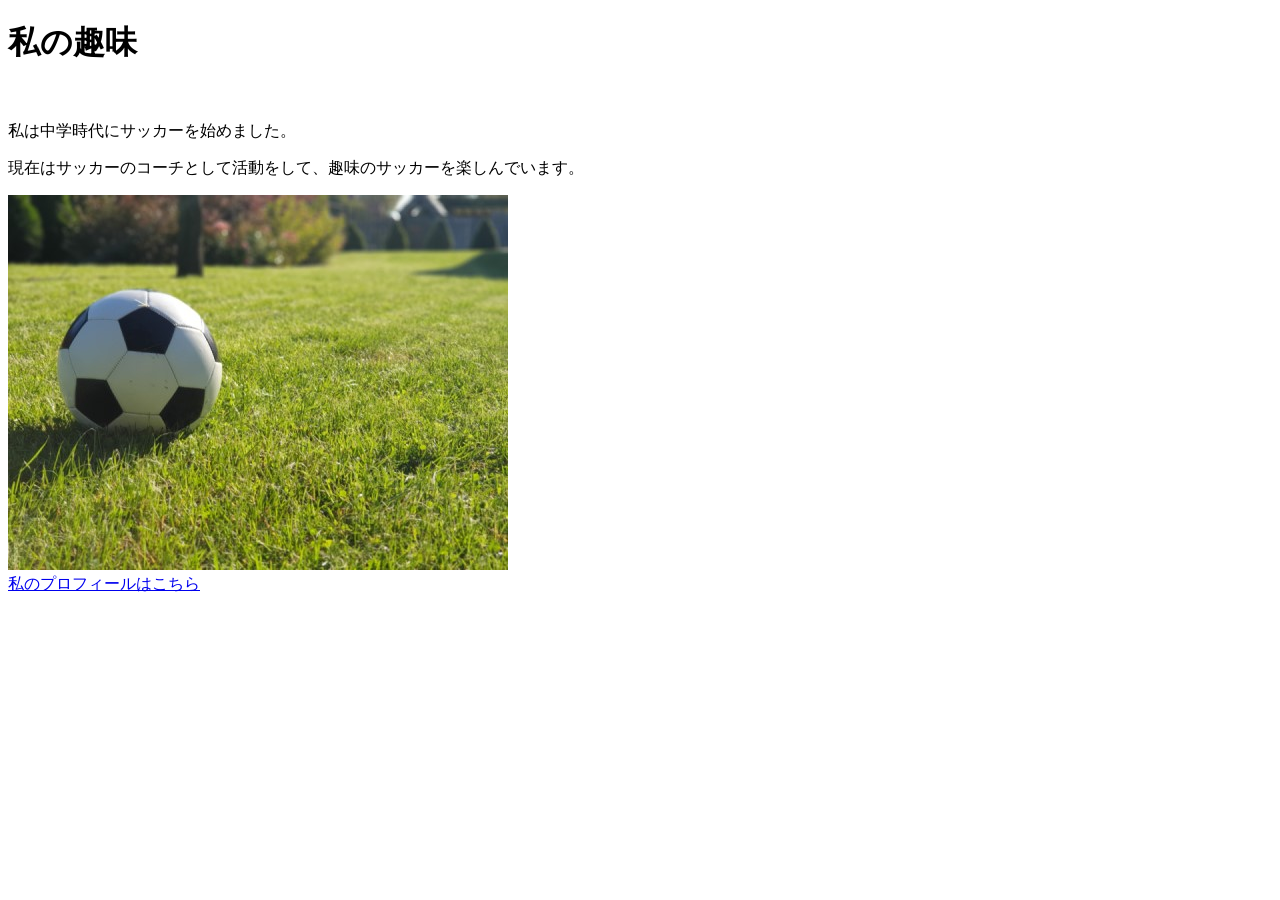
<file: kadai005/html/kadai_005.html>
<!DOCTYPE html>
<html>
<head>
  <title>5章課題</title>
  <meta name="description" content="このページは５章の課題です。">
  <meta charset="utf-8">
</head>
<body>
  <h1>私の趣味</h1>
  <br><p>私は中学時代にサッカーを始めました。</p>
  <p>現在はサッカーのコーチとして活動をして、趣味のサッカーを楽しんでいます。
  </p>
 <img src="../images/sample.jpg" alt="サンプル">
 <br> <a href="https://twitter.com/samuraijuku">私のプロフィールはこちら</a>
</body>
</html>
</file>
<file: figma/css/style.css>
body{
  font-family: "Noto Sans JP", sans-serif;
  margin: 0;
  color: #000000;
  padding: 0;
}

nav{
  display: flex;
  flex-wrap: wrap;
  margin: 20px auto 20px auto;
  font-size: 34px;
  justify-content: space-between;
  max-width: 960px;
}

nav a{
  color: #000000;
  text-decoration: none;
  font-weight: 700;
}
.home{
  border: 1px solid black;
  padding: 0 20px 10px 20px;
  margin-left: 20px;
}

.menu > a {
  margin-left: 20px;
  margin-right: 20px;
}

img{
  margin: 0 auto;
  max-width: 100%;
}

.main-img{
  width: 100%;
}

h2{
  font-size: 34px;
  font-weight: 700;
  text-align: center;
  margin: 20px;
  padding: 40px;
}

h3{
  font-size: 24px;
  font-weight: 700;
}
li{
  font-size: 18px;
  font-weight: 18;
}
ul{
  margin-bottom: 0;
}

.about{
  display: flex;
  flex-wrap: wrap;
  margin: 20px auto 20px auto;
  max-width: 960px;
}
.about-img{
border-radius: 50%;
width: 250px;
height: 250px;

}
.item-about{
  margin: 0 auto;
  padding: 40px;
}

.works{
  display: flex;
  flex-wrap: wrap;
  justify-content: center;
  margin: 20px auto 20px auto;
  max-width: 960px;
}

p{
  font-size: 18px;
}

.item{
  width: 25%;
  margin: 0 20px;
}

footer{
  text-align: center;
  margin-bottom: 20px;
}

@media (max-width: 767px) {
  nav{
    font-size: 22px;
  }
  .about{
    margin: 0;
  }
  .about-img{
    height: 140px;
    width: 140px;
    margin: 50px 10px;
  }
  .item-about{
    padding: 0;
    width: 55%;
    margin: 0;
  }
  .item {
      width: 100%;
      text-align: center;
      padding-bottom: 40px;
  }
  li{
    font-size: 15px;
  }
  p{
    font-size: 15px;
  }
  
}
</file>
<file: html-css-kadai_013/style.css>
/* PC、スマホ共通スタイル */
body {
  font-family: "Source Sans Pro", "Hiragino Kaku Gothic ProN", Meiryo, Arial,
    sans-serif;
}

p {
  font-size: 15px;
}

#main-visual>img {
  width: 100%;
}

/*================
PC用のスタイル 
=================*/
@media screen and (min-width: 768px) {
  /* 横幅設定 */
  body {
    max-width: 1080px;
    min-width: 960px;
    margin: 0 auto 0 auto;
  }

  /* ヘッダー */
  header {
    display: flex;
    justify-content: space-between;
  }

  /* ナビゲーションのレイアウト */
  #nav-pc {
    text-align: right;
    font-size: 14px;
    padding-top: 15px;
  }

  /* ナビゲーションのリンクの装飾設定 */
  #nav-pc>a {
    text-decoration: none;
    margin-left: 20px;
  }

  #nav-pc>a:link {
    color: #0d0d0d;
  }

  #nav-pc>a:visited {
    color: #0d0d0d;
  }

  #nav-pc>a:hover {
    color: #0d0d0d;
    text-decoration: underline;
  }

  #nav-pc>a:active {
    color: #0d0d0d;
  }
  #menu-sp{
    display: none;
  }
  #nav-sp{
    display: none;
  }
}

@media screen and (max-width:767px) {
  body{
    min-width: 375px;
    margin: 0;
  }
  #nav-pc {
    display: none;
  }
  #menu-sp {
    float: right;
    padding: 0;
  }
  #nav-sp {
    background-color: #ce933e;
    position: absolute;
    left: 0;
    top: 0;
    height: 100%;
    width: 100%;
    display: none;
    z-index: 100;
  }
  #close {
    position: absolute;
    top: 20px;
    right: 20px;
  }
  #logo-sp {
    margin: 80px 0 30px 20px;
  }
  #nav-sp > a {
    display: block;
  }
  #nav-sp > a:link  {
    color: #ffffff;
  }
  #nav-sp > a:visited {
    color: #ffffff;
  }
  #nav-sp > a:hover {
    text-decoration: underline;
  }
  #nav-sp > a:active {
    color: #ffffff;
  }
  #nav-sp > .menu {
    text-decoration: none;
    display: block;
    margin: 0 20px 0 20px;
    height: 44px;
    font-size: 16px;
    background-image: url(images/arrow.png);
    background-repeat: no-repeat;
    background-position: right top;
  }
}
</file>
<file: kadai_tutorial_output/socialtech/style.css>
body{
  font-family: "Sourec sans Pro", "Hiragino Kaku Gothic ProN",  Meiryo, Arial, sans-serif;
}

p{
  font-size: 15px;
}

@media screen and (min-width: 768px){
body{
  max-width: 1080PX;
  min-width: 960px;
  margin: 0 auto 0 auto;
}

header{
  display: flex;
  justify-content: space-between;
}

#nav-pc{
  font-size: 14px;
  padding: 20px;
}

#nav-pc > a{
  text-decoration: none;
  margin: left 20px;
}

#nav-pc > a:link{
  color: #0d0d0d;
}

#nav-pc > a:visited{
  color: #0d0d0d;
}

#nav-pc > a:hover{
  color: #0d0d0d;
  text-decoration: underline;
}

#nav-pc > a:active{
  color: #0d0d0d;
}

#main-visual{
  position: relative;
  height: 400px
}

#main-message{
  position: absolute;
  top: 0;
  left: 0;
  background-color: #2710d5;
  color: #ffffff;
  border-radius: 0 0 476px 0;
  max-width: 620px;
  height: 100%;
  width: 100%;
  z-index: 11;
}

#main-message > h1{
  font-size: 60px;
  font-weight: bold;
  margin: 100px 0 0 50px;
}

#main-message > p{
  font-size: 28px;
  margin: 0 0 0 50px;
}
#main-visual > img{
  max-width: 620px;
  border-radius: 476px 0 0 0;
  position: absolute;
  top: 0;
  right: 0;
  z-index: 10;
}

h2{
  margin: 40px 0 0 0;
}

h2::after{
content: url("images/line.png");
margin-left: 10px;
}

h3{
  font-size: 27px;
}

#mission{
  margin: 80px auto 80px auto;
  width: 100;
}

#mission-flex{
  width: 100%;
  display: flex;
}

#mission-flex > div{
  width: 50%;
  margin: 20px;
}

#mission-photo{
  width: 100%;
}

#s2dgs{
  margin-top: 50px;
  width: 100%;
}

#product{
  background-color: #fafafa;
  margin: 80px 0 80px 0;
  padding: 10px 40px 0 40px;
}

#product > div{
  margin-top: 40px;
  display: flex;
}

#product-left{
  width: 50%;
  margin-right: 20px;
}

#product-right{
  width: 50%;
  margin-left: 20px;
  margin-top: 80px;
}

#product-left > div{
  position: relative;
  height: 480px;
  margin-right: 20px;
}

#product-right > div{
  position: relative;
  height: 480px;
  margin-left: 20px;
}

.product-photo{
  width: 100%;
}

.product-explain{
  background-color: #ffffff;
  position: absolute;
  left: 0;
  top: 280px;
  margin: 0 40px 0 40px;
  padding: 20px;
  box-shadow: 5px 5px 10px rgba(0, 0, 0, 0.05);
}

.product-explain > span{
  color: #2710d5;
  font-weight: bold;
  font-size: 16px;
  margin: 0;
}

.product-explain > h3{
  font-size: 20px;
  margin: 5px 0 5px 0;
}

.product-explain > p{
  font-size: 14px;
  margin: 0;
}

#product-more{
margin: 0 auto -42px auto;
}

#aboutus{
  margin: 80px auto 80px auto;
}

#aboutus > div{
  display: flex;
}

.culture-img{
  width: 100%;
  align-self: flex-start;
}

.culture-img2{
  margin-top: 50px;
  width: 100%;
}

.culture-table{
  margin-right: 50px;
}

.culture-num{
  font-size: 80px;
  color: #2710d5;
  margin-right: 20px;
}

.culture-en{
  color: #2710d5;
  font-weight: bold;
  font-size: 24px;
  display: block;
}

.culture-jp{
  font-size: 28px;
  font-weight: bold;
}

.culture-description{
  margin: 0;
}

#vision{
  margin: 80px auto 80px auto;
}

#vision > div{
  width: 100%;
  display: flex;
  justify-content: space-between;
  flex-wrap: wrap;
}

.vision-box{
  width: 300px;
  height: 300px;
  margin-bottom: 30px;
  position: relative;
}

.vision-box > img{
  width: 100%;
  height: auto;
  position: absolute;
  top: 0;
  left: 0;
  z-index: 30;
}

.vision-box > span{
  position: absolute;
  top: 0;
  left: 0;
  z-index: 31;
  margin-right: 20px;
}

.vision-box > span > h4{
  color: #2710d5;
  font-size: 19px;
  margin: 80px 0 0 0;
}

.vision-box > span > h4::first-letter{
  font-size: 40px;
}

.vision-box > span > h5{
  font-size: 20px;
  margin: 0 0 0 0;
}

.vision-box > span > p{
  margin: 10px 0 0 0; 
}

#company{
  margin: 80px auto 80px auto;
}

#company-table{
  width: 100%;
}

.tableheader{
  text-align: left;
  padding: 20px;
  border-bottom-color: #2710d5;
  border-bottom-width: 1px;
  border-bottom-style: solid;
  width: 100px;
}

.tableheader-first{
  text-align: left;
  padding: 20px;
  border-bottom-color: #2710d5;
  border-bottom-width: 1px;
  border-bottom-style: solid;
  border-top-color: #2710d5;
  border-top-width: 1px;
  border-top-style: solid;
}

.cell{
  padding: 30px;
  border-bottom-color: #ececec;
  border-bottom-width: 1px;
  border-bottom-style: solid;
}

.cell-first{
  padding: 30px;
  border-bottom-color: #ececec;
  border-bottom-width: 1px;
  border-bottom-style: solid;
  border-top-color: #ececec;
  border-top-width: 1px;
  border-top-style: solid;
}

#company > iframe{
  width: 100%;
  height: 368px;
  margin-top: 40px;
}

#contact{
  margin: 80px auto 80px auto;
}

#contact > form >div{
  display: flex;
  flex-direction: row;
  flex-wrap: wrap;
  padding-bottom: 30px;
}

.contact-heading{
  width: 240px;
  align-self: center;
}

.contact-label{
  font-weight: bold;
}

.contact-span{
  color: #ce2222;
  margin: 0 0 0 20px;
  font-weight: bold;
}

.contact-textbox{
  border-top: 0;
  border-left: 0;
  border-right: 0;
  border-bottom-width: 1px;
  border-bottom-color: #707070;
  border-bottom-style: solid;
  background-color: #fafafa;
  width: 400px;
  height: 56px;
}

.contact-textarea{
  border-top: 0;
  border-left: 0;
  border-right: 0;
  border-bottom-width: 1px;
  border-bottom-color: #707070;
  border-bottom-style: solid;
  background-color: #fafafa;
  width: 400px;
  height: 200px;
}

details{
  width: 700px;
}

details > div{
  background-color: #fafafa;
  padding: 20px;
}

details > div span{
  font-weight: bold;
}

footer{
  background-color: #0d0d0d;
  text-align: center;
  padding: 80px 80px 30px 80px;
}

#footer-logo{
  margin-bottom: 30px;
}

#footer-link{
  margin: 50px;
}

#footer-link > a{
  text-decoration: none;
  margin: 10px;
}

#footer-link > a:link{
  color: #ffffff;
}

#footer-link > a:visited{
  color: #ffffff;
}

#footer-link > a:hover{
  color: #ffffff;
}

#footer-link > a:active{
  color: #ffffff;
}

#sns-footer{
  text-align: left;
  width: 100%;
}

#sns-footer > a{
  margin-right: 30px;
}

#copyright{
  color: #ffffff;
  float: right;
}

#nav-sp,
#menu-sp{
  display: none;
}

#mission-main {
  height: 496px;
  width: 100%;
  background-image: url(images/mission/mission-main.png);
  background-repeat: no-repeat;
  background-position-y: center;
}
#mission-title{
  background-color: #2710d5;
  width: 368px;
  color: #ffffff;
  height: 496px;
  border-radius: 0 248px 248px 0;
  position: relative;
}
#mission-title > h1 {
  position: absolute;
  top: 0;
  left: 100px;
  font-size: 80px;
}
#mission-title > span {
  position: absolute;
  top: 200px;
  left: 100px;
  font-size: 26px;
}
#mission-title > div {
  position: absolute;
  top: 350px;
  left: 100px;
  font-size: 16px;
}
#mission-s2dgs{
  width: 100%;
  margin: 20px;
}
.mission-h2 {
  color: #2710d5;
  font-size: 40px;
}
.mission-h2::after{
  content: none;
}

#mission-5goals{
  margin: 20px;
  display: flex;
}
#mission-5goals > div {
  flex-grow: 1;
  padding: 20px;
}
#mission-5goals > div > div {
  margin-bottom: 40px;
}
.fivegoals-image-right{
  float: right;
  margin: 20px;
}
.fivegoals-image-left{
  float: left;
  margin: 20px;
}
.fivegoals-number{
  color: #2710d5;
  font-size: 48px;
  margin: 0;
}
.fivegoals-h3{
  font-size: 28px;
  margin: 0;
}
.fivegoals-p{
  margin: 0;
}

#product-main{
  height: 496px;
  width: 100%;
  background-image: url(images/product/product-main.png);
  background-repeat: no-repeat;
  background-position-y: center;
}
#product-title{
  background-color: #2710d5;
  width: 368px;
  color: #ffffff;
  height: 496px;
  border-radius: 0 248px 248px 0;
  position: relative;
}
#product-title > h1 {
  position: absolute;
  top: 0;
  left: 100px;
  font-size: 80px;
}
#product-title > span {
  position: absolute;
  top: 200px;
  left: 100px;
  font-size: 26px;
}
#product-title > div {
  position: absolute;
  top: 350px;
  left: 100px;
  font-size: 16px;
}
.product-section1{
  position: relative;
  margin: 20px;
  height: 340px;
}
.product-section1 > img{
  position: absolute;
  top: 0;
  left: 0;
  width: 450px;
  margin: 0 40px 30px 0;
  border-radius: 0 432px 0 0;
}
.product-section1 > div {
  position: absolute;
  top: 0;
  left: 480px;
}
.product-section2{
  position: relative;
  margin: 20px;
  height: 340px;
}
.product-section2 > img {
  position: absolute;
  top: 0;
  right: 0;
  margin: 0 0 30px 40px;
  border-radius: 432px 0 0 0;
  width: 450px;
}
.product-section2 > div {
  width: 500px;
  position: absolute;
  top: 0;
  left: 0;
}
.product-h2{
  color: #2710d5;
  font-size: 24px;
  margin: 0;
}
.product-h3{
  font-size: 24px;
  margin: 0;
}
}

@media screen and (max-width: 767px) {
  body {
    min-width: 375px;
    margin: 0;
  }

  #nav-pc {
    display: none;
  }

  #menu-sp {
    float: right;
    padding: 0;
  }

  #nav-sp {
    background-color: #2710d5;
    position: absolute;
    left: 0;
    top: 0;
    height: 100%;
    width: 100%;
    display: none;
    z-index: 100;
  }

  #close {
    position: absolute;
    top: 20px;
    right: 20px;
  }


  #logo-sp {
    margin: 80px 0 30px 20px;
  }

  #nav-sp > a {
    display: block;
  }

  #nav-sp > a:link {
    color: #ffffff;
  }
  #nav-sp > a:visited {
    color: #ffffff;
  }
  #nav-sp > a:hover {
    color: #ffffff;
    text-decoration: underline;
  }
  #nav-sp > a:active {
    color: #ffffff;
  }
  #nav-sp > .menu {
    text-decoration: none;
    display: block;
    margin: 0 20px 0 20px;
    height: 44px;
    font-size: 16px;
    background-image: url("images/arrow.png");
    background-repeat: no-repeat;
    background-position: right top;
  }
   #sns {
     position: absolute;
     bottom: 20px;
     left: 20px;
   }
   #sns > a {
     margin-right: 30px;
   }

   #main-visual {
    position: relative;
    height: 470px;
    width: 100%;
    overflow: hidden;
   }
   #main-visual > div {
    position: absolute;
    top: 0;
    left: 0;
    background-color: #2710d5;
    color: white;
    border-radius: 0 0 476px 0;
    text-align: center;
    height: 280px;
    width: 100%;
    z-index: 11;
  }
  #main-visual > div > h1 {
    font-size: 28px;
    margin: 90px 0 0 0 ;
  }
  #main-visual > div > p {
    margin: 0;
  }
  #main-visual > img {
    width: 100%;
    border-radius: 476px 0 0 0x;
    z-index: 10;
    position: absolute;
    bottom: 0;
    right: 0;
  }

  h2::after{
    content: url(images/line.png);
    margin-left: 10px;
  }
  h3{
   font-size: 24px;   
   margin: 10px 0 0 0;
  }

  #mission{
    margin: 20px;
  }
  #mission-photo {
    width: 100%;
  }
  #s2degs{
    width: 100%;
  }

  #product{
    background-color: #fafafa;
    margin: 80px auto 0px auto;
    max-width: 980px;
    padding-top: 10px;
  }
  #product > h2 {
    margin-left: 20px;
  }
  #product-left,
  #product-right {
    margin-left: 20px;
    margin-right: 20px;
  }
  #product-left > div,
  #product-right > div {
    position: relative;
    height: 540px;
  }
 .product-explain{
  background-color: #ffffff;
  position: absolute;
  left: 0;
  bottom: 50px;
  padding: 20px;
  box-shadow: 5px 5px 10px rgba(0, 0, 0, 0.05);
}
 .product-explain > span {
  color: #2710d5;
  font-weight: bold;
  font-size: 16px;
  margin: 0;
}
 .product-explain > h3 {
  margin: 10px 0 10px 0;
}
.product-photo{
  width: 100%;
}
#product-more > img {
  margin: 0 0 -42px 20px;
}

#aboutus{
  margin: 80px 20px 80px 20px;
}
#aboutus > div {
  display: flex;
  flex-direction: column;
}
.culture-table{
  width: 100%;
  padding-right: 20px;
  order: 2;
}
.culture-img{
  width: 100%;
  order: 1;
}
.culture-img2{
  width: 100%;
}
.culture-num {
  font-size: 80px;
  color: #2710d5;
}
.culture-en {
  color: #2710d5;
  font-weight: bold;
  font-size: 24px;
  display: block;
}
.culture-jp{
  display: block;
}
.culture-description{
  margin: 0;
}

#vision{
  margin: 80px 20px 80px 20px;
}

.vision-box{
  width: 300px;
  height: 300px;
  margin-bottom: 30px;
  position: relative;
}
.vision-box > img {
  width: 100%;
  height: auto;
  position: absolute;
  top: 0;
  left: 0;
  z-index: 30;
}
.vision-box > span {
  position: absolute;
  top: 0;
  left: 0;
  z-index: 31;  
  margin-right: 20px;
}
.vision-box > span > h4 {
  color: #2710d5;
  font-size: 19px;
  margin: 60px 0 0 0;
}
.vision-box > span > h5 {
  font-size: 20px;
  margin: 0 0 0 0;
}
.vision-box > span > p{
  margin: 10px 0 0 0;
}

#company{
  margin: 0 20px 0 20px;
}
#company > h3 {
  margin-bottom: 20px;
}
#company > table {
  width: 100%;
}
.tableheader-first{
  text-align: left;
  padding: 20px;
  border-bottom-color: #2710d5;
  border-bottom-width: 1px;
  border-bottom-style: solid;
  border-top-color: #2710d5;
  border-top-width: 1px;
  border-top-style: solid;
  width: 50px;
}
.tableheader{
  text-align: left;
  padding: 20px;
  border-bottom-color: #2710d5;
  border-bottom-width: 1px;
  border-bottom-style: solid;
  width: 50px;
}
.cell{
  padding: 20px;
  border-bottom-color: #ececec;
  border-bottom-width: 1px;
  border-bottom-style: solid;
}
.cell-first{
  padding: 20px;
  border-bottom-color: #ececec;
  border-bottom-width: 1px;
  border-bottom-style: solid;
  border-top-color: #ececec;
  border-top-width: 1px;
  border-top-style: solid;
}
#company > form {
  width: 100%;
  height: 240px;
  margin: 40px 0 0 0;
}

#contact{
  margin: 80px 20px 80px 20px;
}
#contact > h3 {
  margin-bottom: 20px;
}
#contact > form > div {
  margin-bottom: 20px;
}
.contact-heading{
  margin-bottom: 20px;
}
.contact-label{
  font-weight: bold;
}
.contact-span{
  color: #ce2222;
  margin: 0 0 0 20px;
  font-weight: bold;
}
.contact-textbox{
  height: 56px;
  border-top: 0;
  border-left: 0;
  border-right: 0;
  background-color: #fafafa;
  border-bottom-color: #707070;
  border-bottom-width: 1px;
  border-bottom-style: solid;
  min-width: 300px;
  width: 100%;
}
.contact-textarea{
  height: 150px;
  border-top: 0;
  border-left: 0;
  border-right: 0;
  background-color: #fafafa;
  width: 100%;
}
.radiobutton{
  margin-bottom: 20px;
}
.radiobutton + label::after {
  content: "\A";
  white-space: pre;
}

footer{
  background-color: #0d0d0d;
  padding: 30px 20px 50px 20px;
}
#footer-logo{
  margin-bottom: 30px;
}
#footer-link{
  margin-bottom: 50px;
}
#footer-link > a {
  text-decoration: none;
  margin: 20px 0 30px 0;
  display: block;
  background-image: url(images/arrow.png);
  background-repeat: no-repeat;
  background-position: right top;
}
#footer-link > a:link{
  color: #ffffff;
}
#footer-link > a:visited{
  color: #ffffff;
}
#footer-link > a:hover{
  color: #ffffff;
  text-decoration: underline;
}
#footer-link > a:active{
  color: #ffffff;
}
#sns-footer > a {
  margin-right: 30px;
}
#copyright{
  font-size: 12px;
  display: block;
  margin-top: 30px;
  color: #ffffff;
}
#mission-main{
  height: 256px;
  width: 100%;
  background-image: url(images/mission/mission-main.png);
  background-repeat: no-repeat;
  background-position-y: center;
  background-size: auto 208px;
}
#mission-title{
  background-color: #2710d5;
  width: 136px;
  color: #ffffff;
  height: 256px;
  border-radius: 0 248px 248px 0;
  position: relative;
}
#mission-title > h1 {
  position: absolute;
  top: 0;
  left: 20px;
  font-size: 40px;
}
#mission-title > span {
  position: absolute;
  top: 100px;
  left: 20px;
  font-size: 18px;
}
#mission-title > div {
  position: absolute;
  top: 180px;
  left: 20px;
  font-size: 13px;
}
#mission-s2dgs{
  margin: 20px;
}
.mission-h2 {
  color: #2710d5;
  font-size: 38px;
}
.mission-h2::after{
  content: none;
}
#mission-s2dgs > img {
  width: 100%;
}

#mission-5goals{
  margin: 20px;
}
#mission-5goals > div > div {
  margin-bottom: 40px;
}
#s2dgs-image{
  width: 100%;
}
.fivegoals-image-right{
  margin: 20px auto 20px auto;
  display: block;
}
.fivegoals-image-left{
  margin: 20px auto 20px auto;
  display: block;
}
.fivegoals-number{
  color: #2710d5;
  font-size: 48px;
  margin: 0;
}
.fivegoals-h3{
  font-size: 28px;
  margin: 0;
}
.fivegoals-p{
  margin: 0;
}

#product-main{
  height: 256px;
  width: 100%;
  background-image: url(images/product/product-main.png);
  background-repeat: no-repeat;
  background-position-y: center;
  background-size: auto 208px;
}
#product-title {
  background-color: #2710d5;
  width: 136px;
  color: #ffffff;
  height: 256px;
  border-radius: 0 248px 248px 0;
  position: relative;
}
#product-title > h1 {
  position: absolute;
  top: 0;
  left: 20px;
  font-size: 40px;
}
#product-title > span {
  position: absolute;
  top: 110px;
  left: 20px;
  font-size: 18px;
}
#product-title > div {
  position: absolute;
  top: 180px;
  left: 20px;
  font-size: 13px;
}
.product-section1{
  margin: 20px;
}
.product-section1 > img {
  width: 100%;
  border-radius: 0 300px 0 0;
}
.product-section2{
  margin: 20px;
  display: flex;
  flex-direction: column;
}
.product-section2 > img {
  order: 1;
  width: 100%;
  border-radius: 300px 0 0 0;
}
.product-section2 > div {
  order: 2;
}
.product-h2{
  color: #2710d5;
  font-size: 24px;
  margin: 0;
}
.product-h3{
  margin: 0;
  font-size: 28px;
}
}
</file>
<file: kadai_014/kadai_014.css>
html{
  font-size: 20px;
}

body{
  font-family:"Arial", "Meiryo", sans-serif ;
  text-align: center;
}
.google-fonts{
  font-family: "Josefin Sans", sans-serif;
  font-optical-sizing: auto;
  font-weight: 400;
  font-style: normal;
  font-size: 2rem;
  letter-spacing: 1.2em;
  text-shadow: 1px 1px 2px gray;
  border-bottom: solid 3px rgb(115, 115, 114) ;
}

.text-skyblue{
  color: skyblue;
}

.text-reg{
  color: rgb(255, 192, 203);
}

.text-pink{
  color: pink;
}

#parent p{
  font-weight: bold;
}
</file>
<file: kadai_018/style.css>
#top{
  background-color:  #dcc9f4;
  width: 800px;
  padding-top: 20px;
  padding-bottom: 20px;
  margin-left: auto;
  margin-right: auto;
  text-align: center;
}
.top-child{
  background-color: #ffd9df;
  display: inline-block;
  width: 20%;
}
#middle{
  background-color: #ffd9df;
  width: 800px;
  height: 800px;
  margin-top: 20px;
  margin-bottom: 20px;
  margin-left: auto;
  margin-right: auto;
  position: relative;
}
#middle-child1{
  background-color: #87ceeb;
  width: 200px;
  height: 200px;
  position: absolute;
  top: 100px;
  left: 100px;

}
#middle-child2{
  background-color: #87ceeb;
  width: 200px;
  height: 200px;
  position: absolute;
  top: 300px;
  left: 300px;
}
#middle-child3{
  background-color: #87ceeb;
  width: 200px;
  height: 200px;
  position: absolute;
  top: 500px;
  left: 500px
}
#bottom{
  background-color: #87ceeb;
  width: 800px;
  height: 300px;
  margin-left: auto;
  margin-right: auto;
}
#bottom-child1{
  background-color: #e5dcf0;
  width: 400px;
  height: 100px;
}
#bottom-child2{
  background-color: #e5dcf0;
  width: 400px;
  height: 100px;
  position: relative;
  left: 200px;
}
#bottom-child3{
  background-color: #e5dcf0;
  width: 400px;
  height: 100px;
  position: relative;
  left: 400px;
}
</file>
<file: kadai_022/style.css>
body{
  margin: 0;
}

p{
  margin: 0;
  font-size: 20px;
}
h1{
  margin: 0;
  text-align: center;
  color: rgb(255, 255, 255);
}


a{
  font-size: 20px;
}

h2{
  font-size: 25px;
  border-bottom: dotted 4px rgb(236, 122, 122);
}

h2::before{
  content: "●";
  color: rgb(239, 111, 139);
}
header{
  margin-bottom: 20px;
  background-color:  rgb(244, 79, 79);
}

main{
  margin: 10px;
}

#parent{
  display: flex;
  justify-content: space-around;
  flex-basis: auto;
}

.contents{
  border: solid 3px rgb(238, 204, 204);
  flex-basis: 25%;
  padding: 10px 15px;
  margin: 20px 0px;
  text-align: center;
}

p:nth-child(3):first-letter{
 font-weight: bold;
 color: rgb(97, 206, 249);
}

p:nth-child(6):first-letter{
  font-weight: bold;
  color: rgb(97, 206, 249);
 }

 p:nth-child(9):first-letter{
  font-weight: bold;
  color: rgb(97, 206, 249);
 }

 img{
  margin: 10px 0px;
  width: 70%;
 }

 footer{
  background-color: rgb(244, 79, 79);
  text-align: center;
 }
 a:link{
  color: rgb(255, 255, 255);
 }
 a:visited{
  color: rgb(193, 234, 251);
 }
 a:hover{
  color: rgb(245, 178, 168);
 }

 @media screen and (max-width: 768px) {
  #parent {
      display: block;
  }
  h2{
    font-size: 30px;
  }
  p{
    font-size: 25px;
  }
}
</file>
